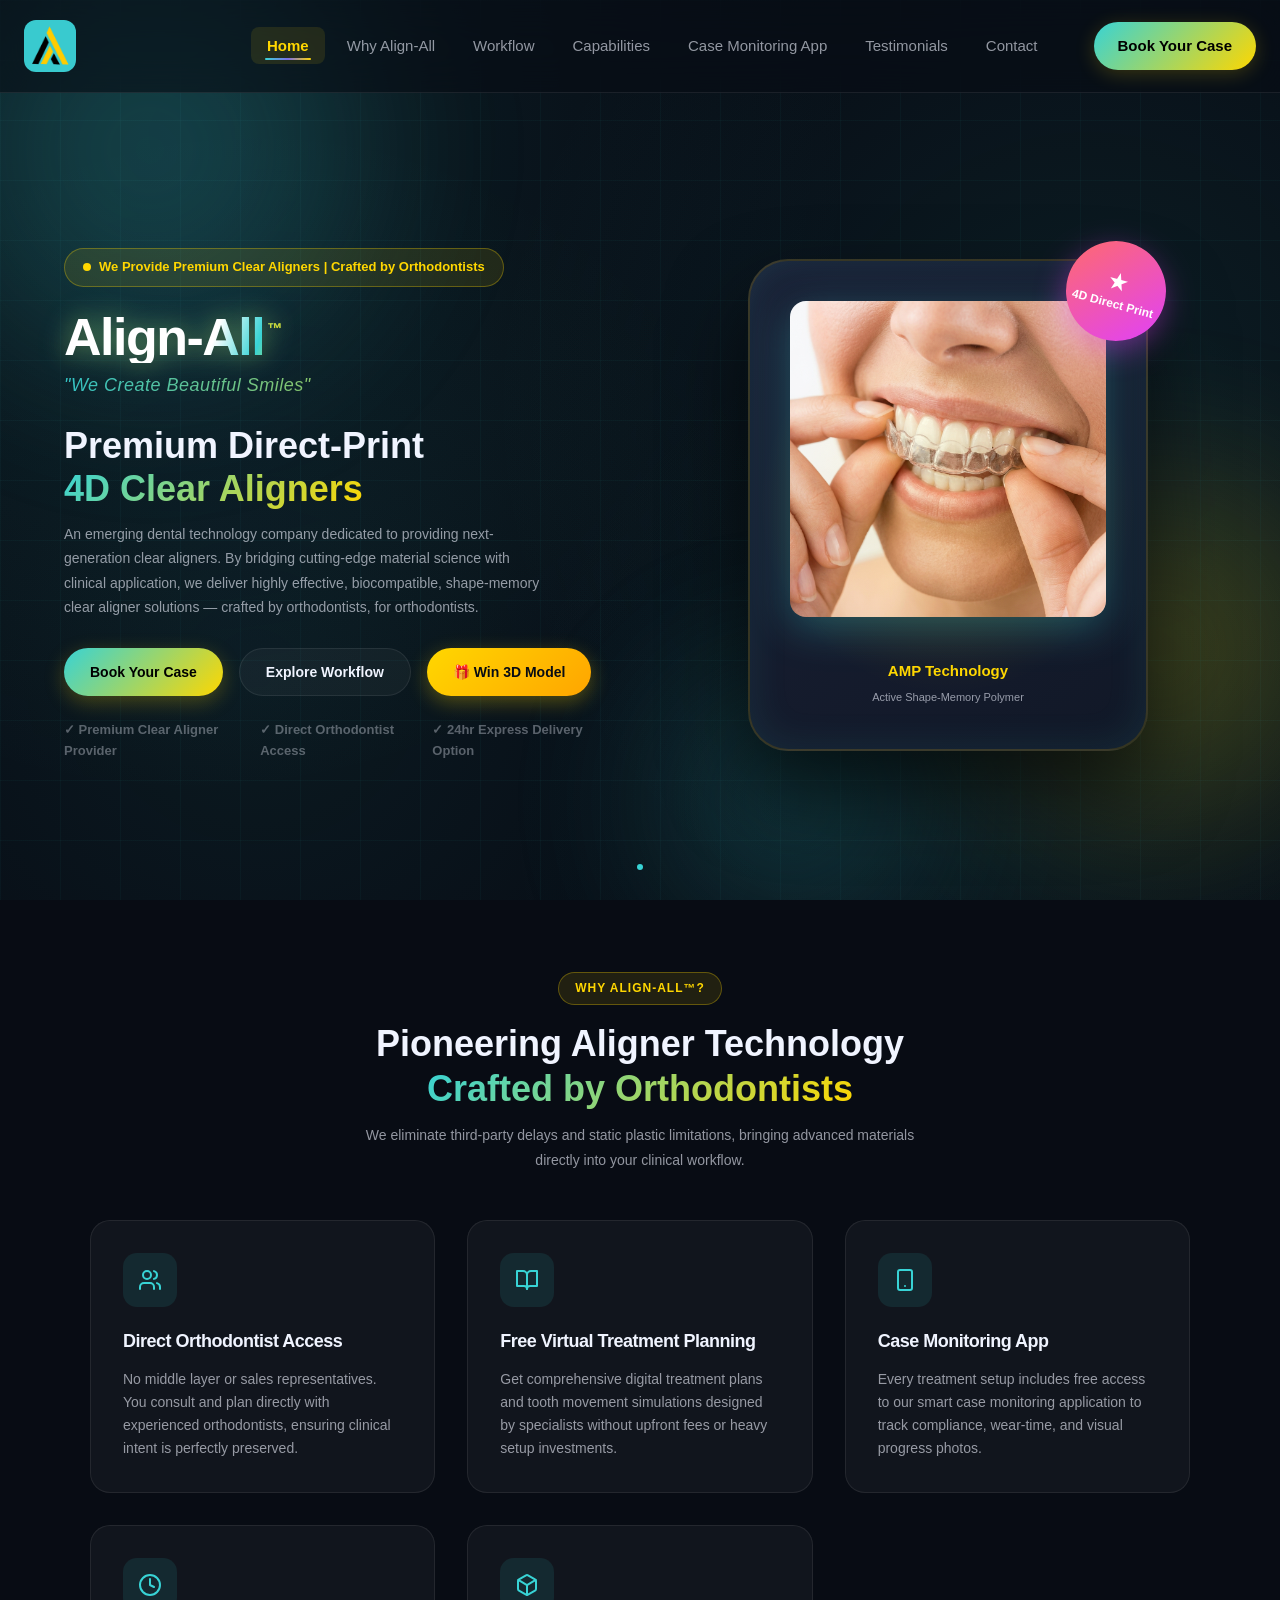
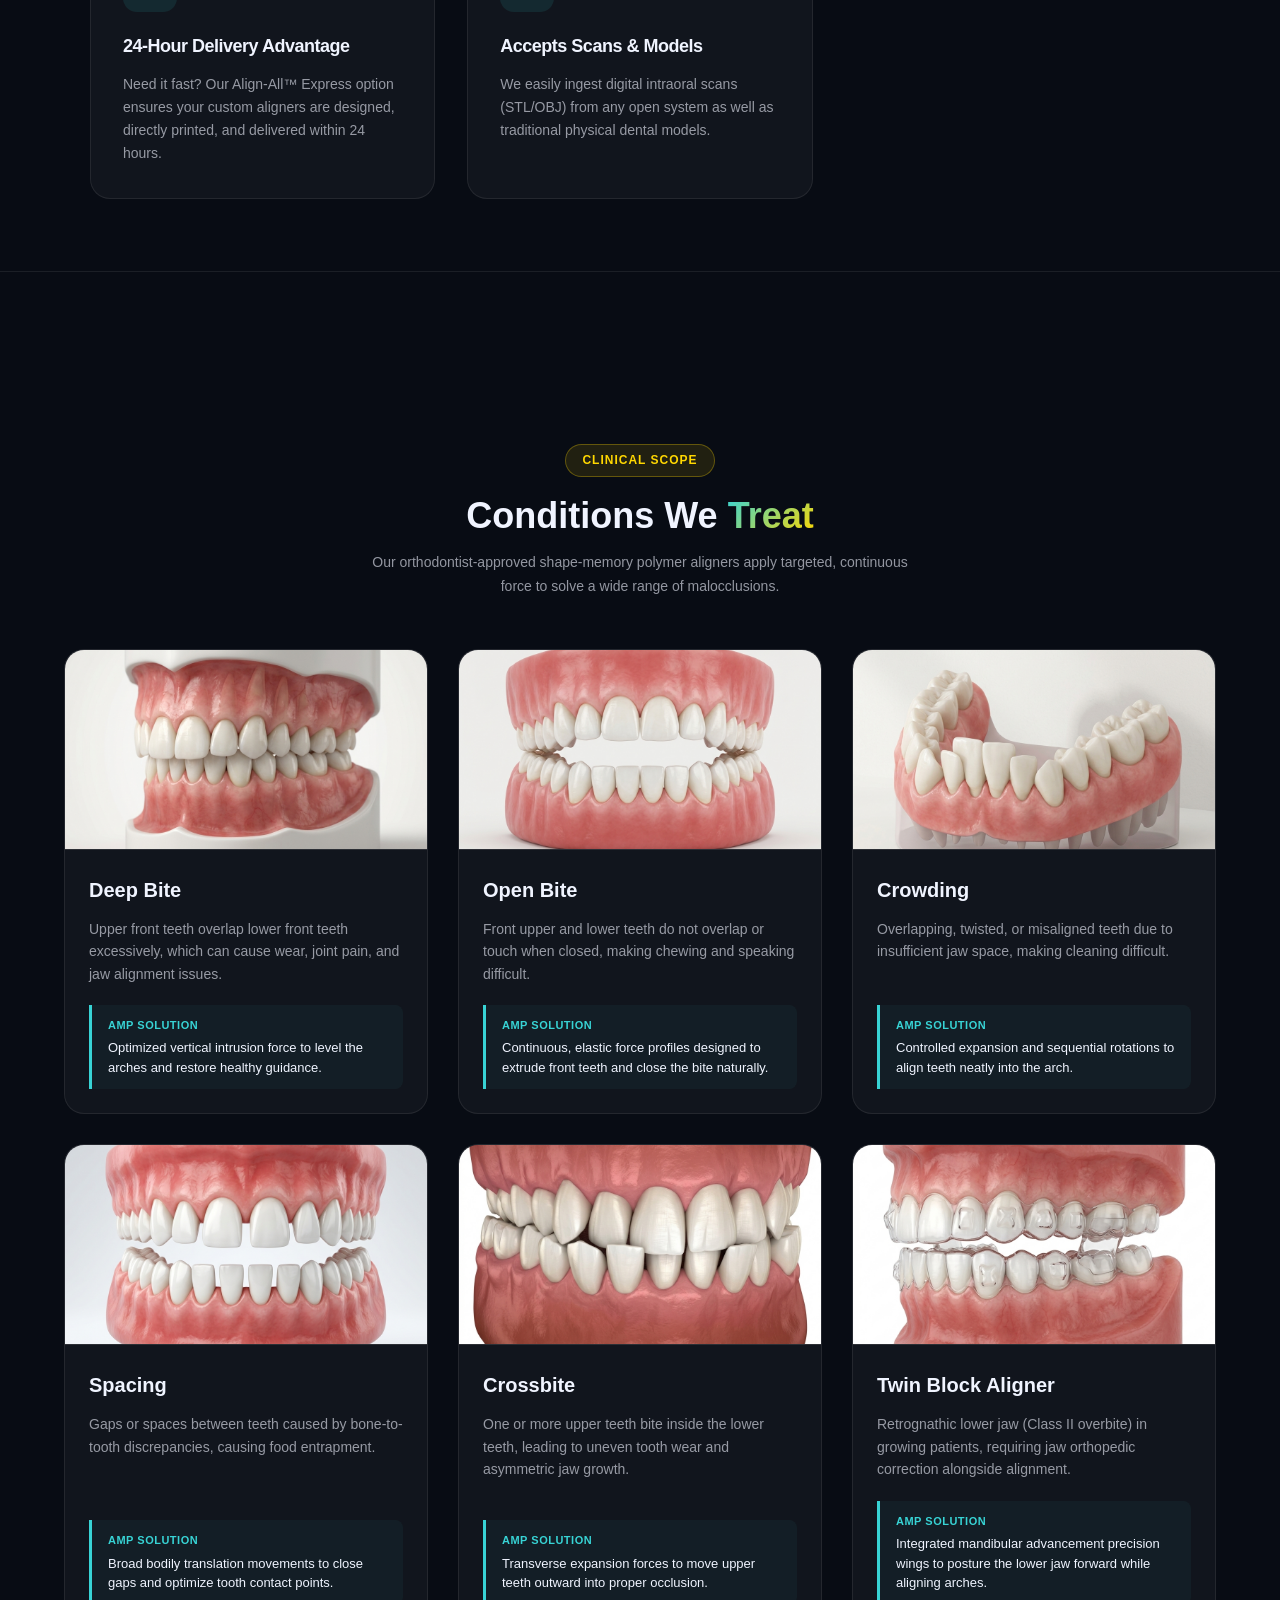
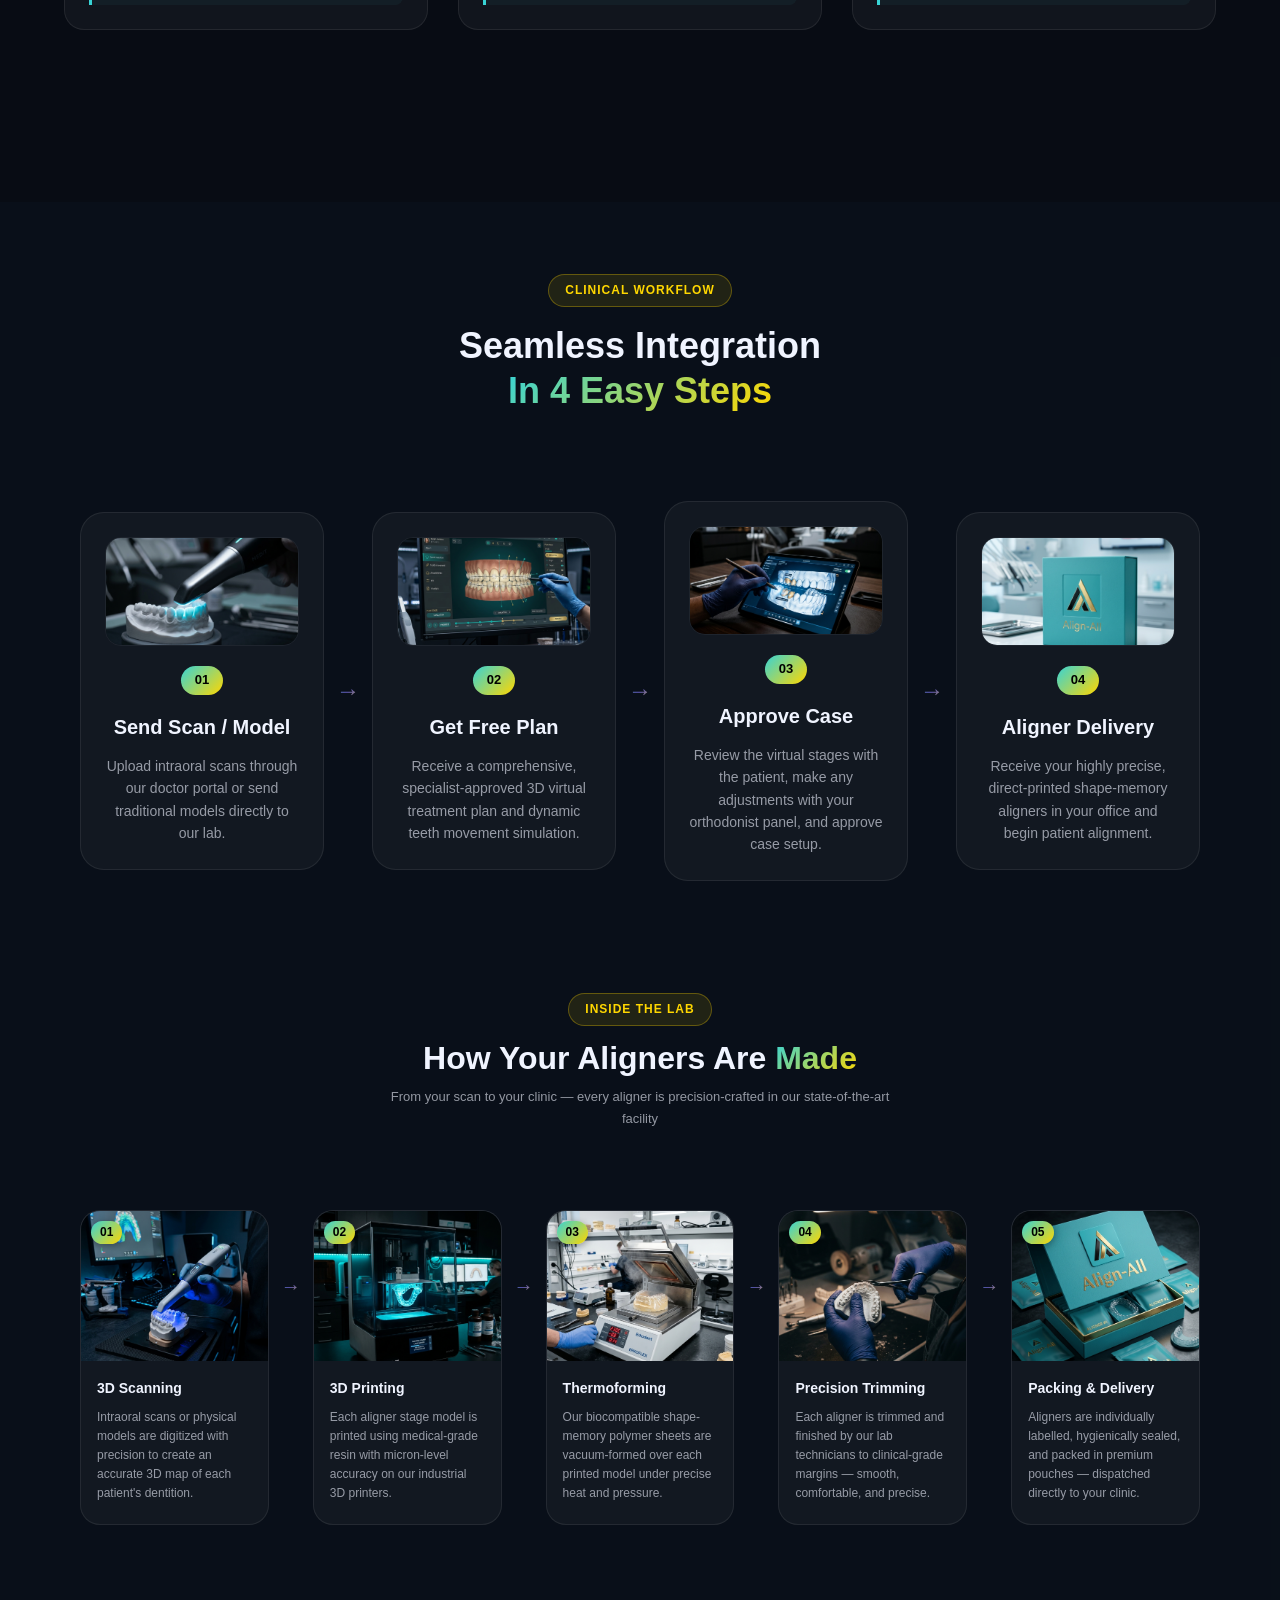
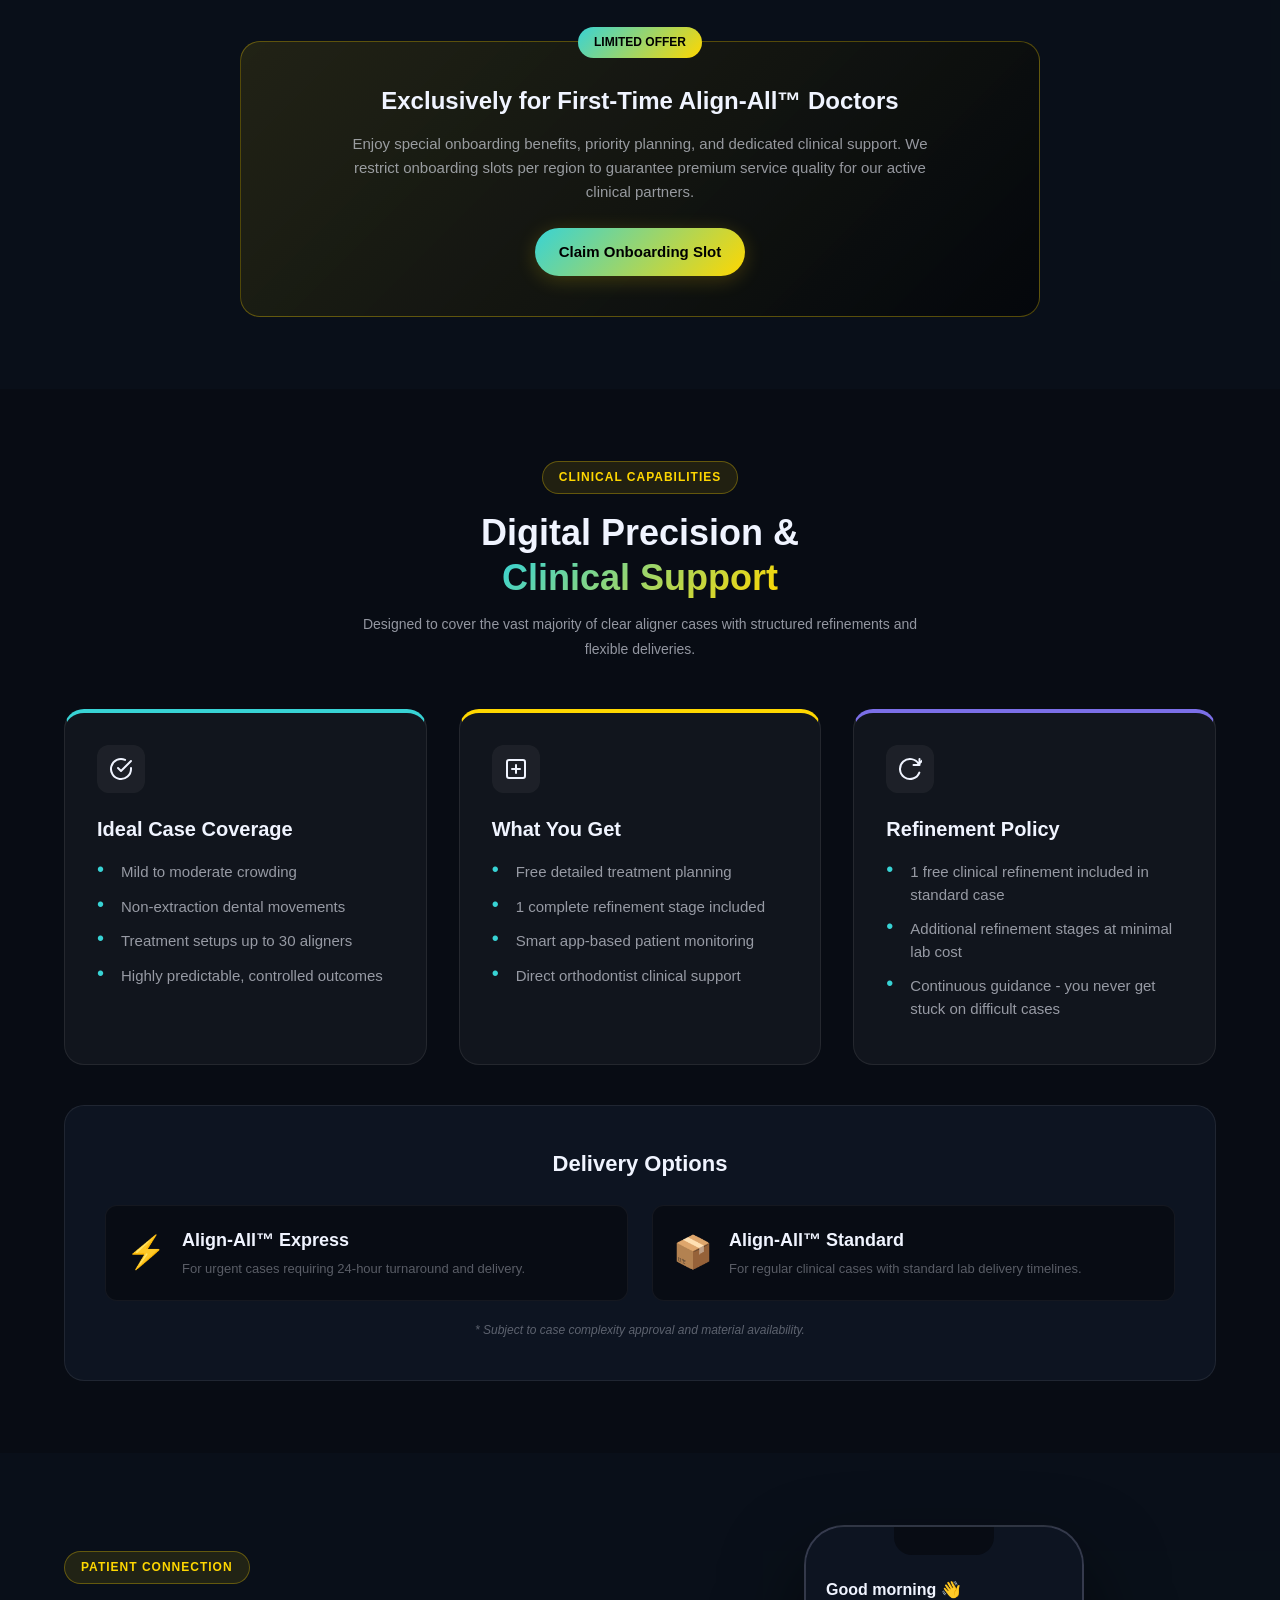
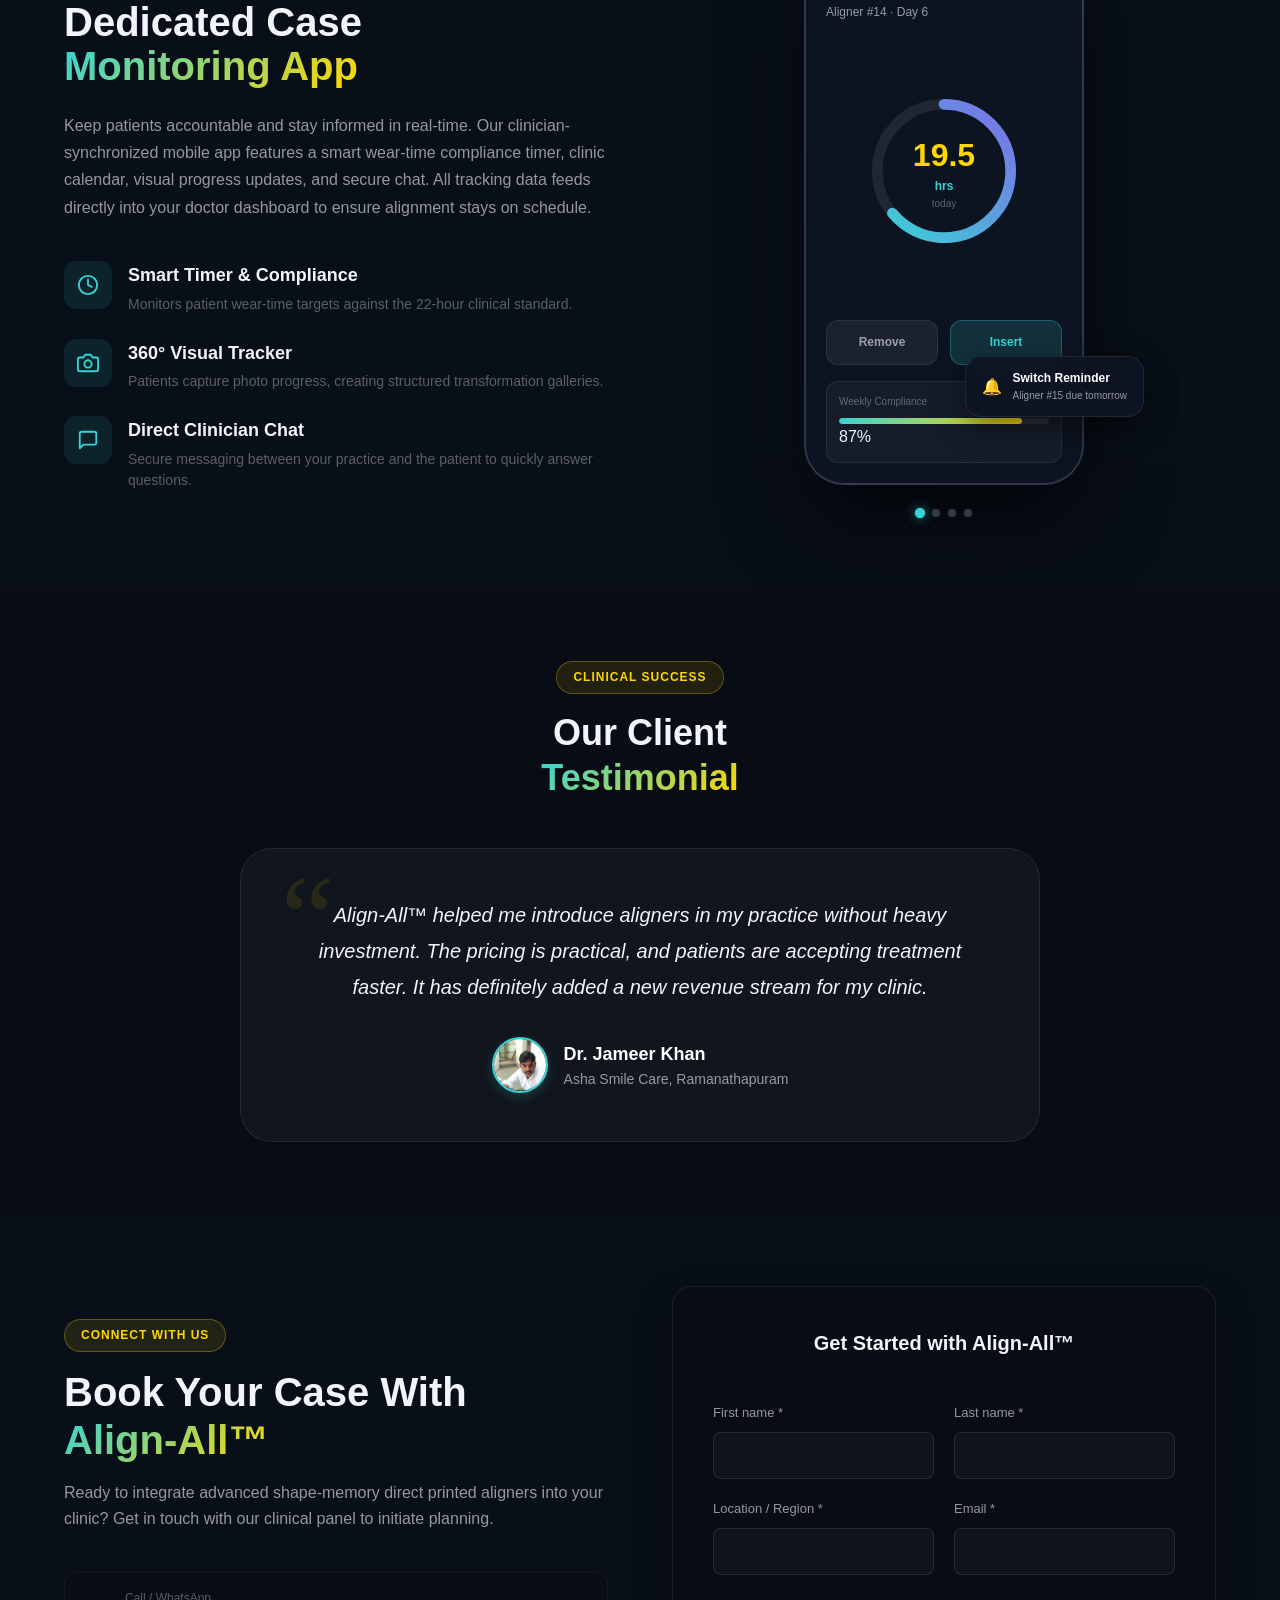
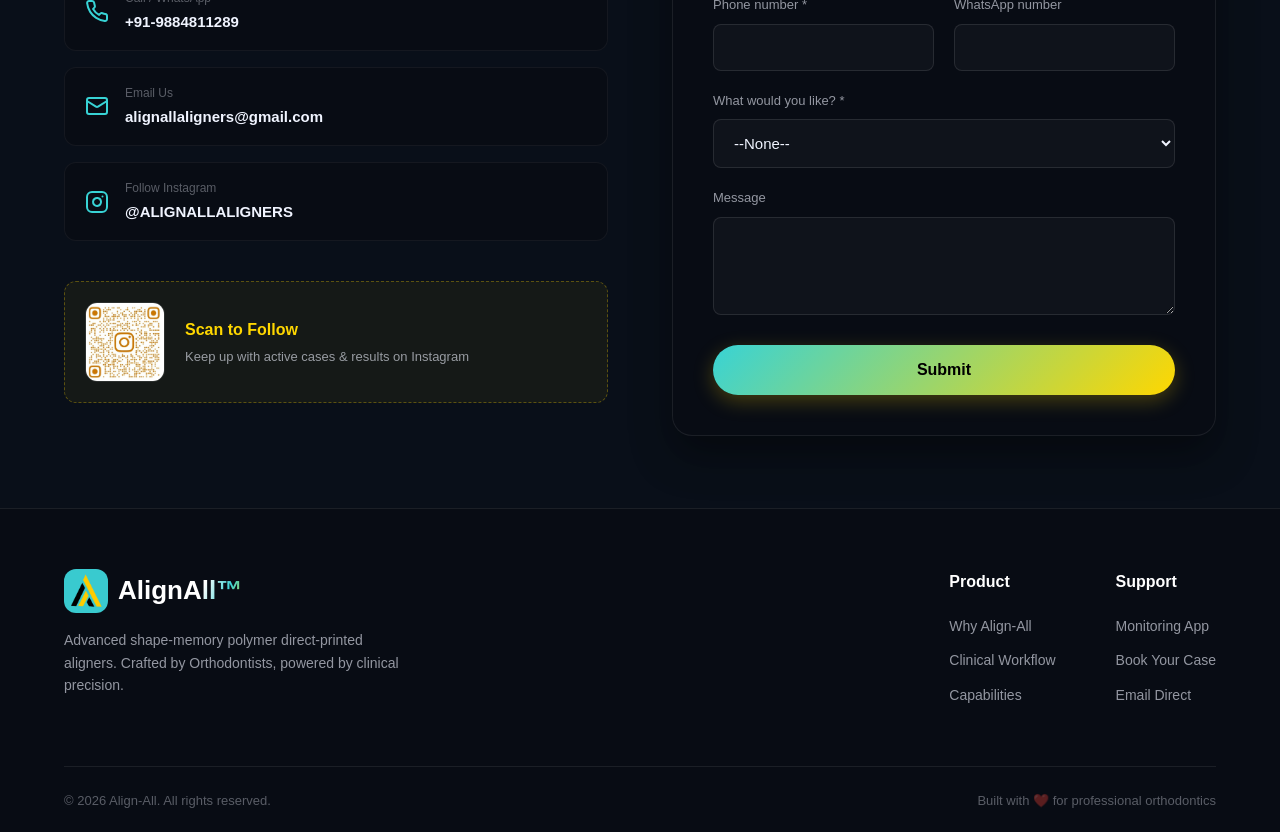
<file: index.html>
<!DOCTYPE html>
<html lang="en">
<head>
  <meta charset="UTF-8" />
  <meta name="viewport" content="width=device-width, initial-scale=1.0" />
  <meta name="google-site-verification" content="rCZL3N0rTQZsJbkKODSRPUwgxbTRxnTEFMT34WDcXtM" />
  <meta http-equiv="Content-Security-Policy" content="default-src 'self'; script-src 'self'; style-src 'self' 'unsafe-inline' https://fonts.googleapis.com; font-src 'self' https://fonts.gstatic.com; img-src 'self' data: https://instagram.com; connect-src 'self' https://script.google.com https://script.googleusercontent.com; frame-src 'none'; object-src 'none';" />
  <meta name="referrer" content="strict-origin-when-cross-origin" />
  <title>Align-All | Advanced Shape-Memory 4D Clear Aligners</title>
  <meta name="description" content="Align-All is an emerging dental technology company dedicated to revolutionizing clear aligner therapy. Explore our shape-memory polymer direct-print aligners, orthodontist-crafted workflows, and real-time clinical tracking." />
  <meta name="keywords" content="alignall, align all, align-all, alignall clear aligners, align all clear aligners, 4d clear aligners, shape memory aligners, direct print aligners, orthodontic solutions, clear aligners for dentists, digital orthodontics" />
  <meta property="og:title" content="Align-All | Advanced Shape-Memory 4D Clear Aligners" />
  <meta property="og:description" content="Pioneering orthodontics with shape-memory polymers and direct 3D printing. Free treatment planning, 24-hour delivery advantage, and real-time app-based monitoring." />
  <meta property="og:type" content="website" />
  <link rel="preconnect" href="https://fonts.googleapis.com" />
  <link rel="preconnect" href="https://fonts.gstatic.com" crossorigin />
  <link href="https://fonts.googleapis.com/css2?family=Outfit:wght@300;400;500;600;700;800;900&family=Inter:wght@300;400;500;600;700&display=swap" rel="stylesheet" />
  <link rel="icon" type="image/png" href="favicon.png" />
  <link rel="stylesheet" href="style.css?v=20" />
</head>
<body>
  <!-- Fixed background glow for mobile & desktop -->
  <div class="bg-glow"></div>

  <!-- ===== NAVBAR ===== -->
  <nav class="navbar" id="navbar">
    <div class="nav-container">
      <div class="nav-logo">
        <img src="logo.png?v=8" alt="Align-All Logo" class="brand-logo" />
      </div>
      <ul class="nav-links" id="navLinks">
        <li><a href="#home" class="nav-link">Home</a></li>
        <li><a href="#why-us" class="nav-link">Why Align-All</a></li>
        <li><a href="#workflow" class="nav-link">Workflow</a></li>
        <li><a href="#capabilities" class="nav-link">Capabilities</a></li>
        <li><a href="#app" class="nav-link">Case Monitoring App</a></li>
        <li><a href="#testimonials" class="nav-link">Testimonials</a></li>
        <li><a href="#contact" class="nav-link">Contact</a></li>
      </ul>
      <div class="nav-cta">
        <a href="#contact" class="btn-primary-sm">Book Your Case</a>
      </div>
      <button class="hamburger" id="hamburger" aria-label="Toggle menu">
        <span></span><span></span><span></span>
      </button>
    </div>
  </nav>

  <!-- ===== HERO ===== -->
  <section class="hero" id="home">
    <div class="hero-bg">
      <div class="orb orb-1"></div>
      <div class="orb orb-2"></div>
      <div class="orb orb-3"></div>
      <div class="grid-overlay"></div>
    </div>
    <div class="hero-container">
      <div class="hero-content">
        <div class="hero-badge">
          <span class="badge-dot"></span>
          We Provide Premium Clear Aligners | Crafted by Orthodontists
        </div>

        <!-- Brand Name — Prominent standalone display -->
        <div class="hero-brand-name">
          <span class="brand-align">Align</span><span class="brand-all">-All</span><span class="brand-trademark">™</span>
        </div>
        <div class="hero-brand-tagline">"We Create Beautiful Smiles"</div>

        <h1 class="hero-title">
          Premium Direct-Print<br/>
          <span class="gradient-text"> 4D Clear Aligners</span>
        </h1>
        <p class="hero-desc">
          An emerging dental technology company dedicated to providing next-generation clear aligners.
          By bridging cutting-edge material science with clinical application, we deliver highly
          effective, biocompatible, shape-memory clear aligner solutions — crafted by orthodontists,
          for orthodontists.
        </p>
        <div class="hero-actions">
          <a href="#contact" class="btn-primary" id="heroBookBtn">
            Book Your Case
          </a>
          <a href="#workflow" class="btn-secondary" id="heroLearnBtn">
            Explore Workflow
          </a>
          <button class="btn-giveaway" id="heroGiveawayBtn">
            🎁 Win 3D Model
          </button>
        </div>
        <div class="hero-features-badge">
          <span>✓ Premium Clear Aligner Provider</span>
          <span>✓ Direct Orthodontist Access</span>
          <span>✓ 24hr Express Delivery Option</span>
        </div>
      </div>
      <div class="hero-visual">
        <div class="aligner-visual-card">
          <div class="visual-box">
            <!-- Realistic photo of woman wearing clear aligner -->
            <img src="teeth_aligner.png" alt="4D Clear Aligner" class="aligner-svg" style="border-radius: 16px; width: 100%; height: auto; object-fit: cover;" />
            <div class="shape-memory-glow"></div>
            <div class="visual-label">
              <span class="visual-label-title">AMP Technology</span>
              <span class="visual-label-sub">Active Shape-Memory Polymer</span>
            </div>
          </div>
          <div class="floating-badge-no1">
            <span class="no1-star">★</span>
            <span class="no1-text">4D Direct Print</span>
          </div>
        </div>
      </div>
    </div>
    <div class="scroll-indicator">
      <div class="scroll-dot"></div>
    </div>
  </section>

  <!-- ===== WHY ALIGN-ALL ===== -->
  <section class="why-us" id="why-us">
    <div class="section-container">
      <div class="section-header">
        <div class="section-tag">Why Align-All™?</div>
        <h2 class="section-title">Pioneering Aligner Technology<br/><span class="gradient-text">Crafted by Orthodontists</span></h2>
        <p class="section-desc">We eliminate third-party delays and static plastic limitations, bringing advanced materials directly into your clinical workflow.</p>
      </div>
      
      <div class="why-bento-grid">
        <div class="why-bento-card">
          <div class="why-icon-wrap">
            <svg width="24" height="24" viewBox="0 0 24 24" fill="none" stroke="currentColor" stroke-width="2" stroke-linecap="round" stroke-linejoin="round"><path d="M16 21v-2a4 4 0 0 0-4-4H6a4 4 0 0 0-4 4v2"></path><circle cx="9" cy="7" r="4"></circle><path d="M22 21v-2a4 4 0 0 0-3-3.87"></path><path d="M16 3.13a4 4 0 0 1 0 7.75"></path></svg>
          </div>
          <h3 class="why-card-title">Direct Orthodontist Access</h3>
          <p class="why-card-desc">No middle layer or sales representatives. You consult and plan directly with experienced orthodontists, ensuring clinical intent is perfectly preserved.</p>
        </div>

        <div class="why-bento-card">
          <div class="why-icon-wrap">
            <svg width="24" height="24" viewBox="0 0 24 24" fill="none" stroke="currentColor" stroke-width="2" stroke-linecap="round" stroke-linejoin="round"><path d="M2 3h6a4 4 0 0 1 4 4v14a3 3 0 0 0-3-3H2z"></path><path d="M22 3h-6a4 4 0 0 0-4 4v14a3 3 0 0 1 3-3h7z"></path></svg>
          </div>
          <h3 class="why-card-title">Free Virtual Treatment Planning</h3>
          <p class="why-card-desc">Get comprehensive digital treatment plans and tooth movement simulations designed by specialists without upfront fees or heavy setup investments.</p>
        </div>

        <div class="why-bento-card">
          <div class="why-icon-wrap">
            <svg width="24" height="24" viewBox="0 0 24 24" fill="none" stroke="currentColor" stroke-width="2" stroke-linecap="round" stroke-linejoin="round"><rect x="5" y="2" width="14" height="20" rx="2" ry="2"></rect><line x1="12" y1="18" x2="12.01" y2="18"></line></svg>
          </div>
          <h3 class="why-card-title">Case Monitoring App</h3>
          <p class="why-card-desc">Every treatment setup includes free access to our smart case monitoring application to track compliance, wear-time, and visual progress photos.</p>
        </div>

        <div class="why-bento-card">
          <div class="why-icon-wrap">
            <svg width="24" height="24" viewBox="0 0 24 24" fill="none" stroke="currentColor" stroke-width="2" stroke-linecap="round" stroke-linejoin="round"><circle cx="12" cy="12" r="10"></circle><polyline points="12 6 12 12 16 14"></polyline></svg>
          </div>
          <h3 class="why-card-title">24-Hour Delivery Advantage</h3>
          <p class="why-card-desc">Need it fast? Our Align-All™ Express option ensures your custom aligners are designed, directly printed, and delivered within 24 hours.</p>
        </div>

        <div class="why-bento-card">
          <div class="why-icon-wrap">
            <svg width="24" height="24" viewBox="0 0 24 24" fill="none" stroke="currentColor" stroke-width="2" stroke-linecap="round" stroke-linejoin="round"><path d="M21 16V8a2 2 0 0 0-1-1.73l-7-4a2 2 0 0 0-2 0l-7 4A2 2 0 0 0 3 8v8a2 2 0 0 0 1 1.73l7 4a2 2 0 0 0 2 0l7-4A2 2 0 0 0 21 16z"></path><polyline points="3.27 6.96 12 12.01 20.73 6.96"></polyline><line x1="12" y1="22.08" x2="12" y2="12"></line></svg>
          </div>
          <h3 class="why-card-title">Accepts Scans & Models</h3>
          <p class="why-card-desc">We easily ingest digital intraoral scans (STL/OBJ) from any open system as well as traditional physical dental models.</p>
        </div>
      </div>
    </div>
  </section>

  <!-- ===== CONDITIONS WE TREAT ===== -->
  <section class="cases" id="cases">
    <div class="section-container">
      <div class="section-header">
        <div class="section-tag">Clinical Scope</div>
        <h2 class="section-title">Conditions We <span class="gradient-text">Treat</span></h2>
        <p class="section-desc">Our orthodontist-approved shape-memory polymer aligners apply targeted, continuous force to solve a wide range of malocclusions.</p>
      </div>

      <div class="cases-grid">
        <!-- Deep Bite -->
        <div class="case-card">
          <div class="case-img-wrap">
            <img src="case_deep_bite.png" alt="Deep Bite Malocclusion" class="case-img" />
          </div>
          <div class="case-body">
            <h3 class="case-title">Deep Bite</h3>
            <p class="case-text">Upper front teeth overlap lower front teeth excessively, which can cause wear, joint pain, and jaw alignment issues.</p>
            <div class="case-solution">
              <span class="solution-tag">AMP Solution</span>
              <p class="solution-text">Optimized vertical intrusion force to level the arches and restore healthy guidance.</p>
            </div>
          </div>
        </div>

        <!-- Open Bite -->
        <div class="case-card">
          <div class="case-img-wrap">
            <img src="case_open_bite.png" alt="Open Bite Malocclusion" class="case-img" />
          </div>
          <div class="case-body">
            <h3 class="case-title">Open Bite</h3>
            <p class="case-text">Front upper and lower teeth do not overlap or touch when closed, making chewing and speaking difficult.</p>
            <div class="case-solution">
              <span class="solution-tag">AMP Solution</span>
              <p class="solution-text">Continuous, elastic force profiles designed to extrude front teeth and close the bite naturally.</p>
            </div>
          </div>
        </div>

        <!-- Crowding -->
        <div class="case-card">
          <div class="case-img-wrap">
            <img src="case_crowding.png" alt="Teeth Crowding" class="case-img" />
          </div>
          <div class="case-body">
            <h3 class="case-title">Crowding</h3>
            <p class="case-text">Overlapping, twisted, or misaligned teeth due to insufficient jaw space, making cleaning difficult.</p>
            <div class="case-solution">
              <span class="solution-tag">AMP Solution</span>
              <p class="solution-text">Controlled expansion and sequential rotations to align teeth neatly into the arch.</p>
            </div>
          </div>
        </div>

        <!-- Spacing -->
        <div class="case-card">
          <div class="case-img-wrap">
            <img src="case_spacing.png" alt="Teeth Spacing" class="case-img" />
          </div>
          <div class="case-body">
            <h3 class="case-title">Spacing</h3>
            <p class="case-text">Gaps or spaces between teeth caused by bone-to-tooth discrepancies, causing food entrapment.</p>
            <div class="case-solution">
              <span class="solution-tag">AMP Solution</span>
              <p class="solution-text">Broad bodily translation movements to close gaps and optimize tooth contact points.</p>
            </div>
          </div>
        </div>

        <!-- Crossbite -->
        <div class="case-card">
          <div class="case-img-wrap">
            <img src="case_crossbite.png" alt="Crossbite Malocclusion" class="case-img" />
          </div>
          <div class="case-body">
            <h3 class="case-title">Crossbite</h3>
            <p class="case-text">One or more upper teeth bite inside the lower teeth, leading to uneven tooth wear and asymmetric jaw growth.</p>
            <div class="case-solution">
              <span class="solution-tag">AMP Solution</span>
              <p class="solution-text">Transverse expansion forces to move upper teeth outward into proper occlusion.</p>
            </div>
          </div>
        </div>

        <!-- Twin Block with Aligner -->
        <div class="case-card">
          <div class="case-img-wrap">
            <img src="case_twin_block.png" alt="Twin Block with Aligner (Mandibular Advancement)" class="case-img" />
          </div>
          <div class="case-body">
            <h3 class="case-title">Twin Block Aligner</h3>
            <p class="case-text">Retrognathic lower jaw (Class II overbite) in growing patients, requiring jaw orthopedic correction alongside alignment.</p>
            <div class="case-solution">
              <span class="solution-tag">AMP Solution</span>
              <p class="solution-text">Integrated mandibular advancement precision wings to posture the lower jaw forward while aligning arches.</p>
            </div>
          </div>
        </div>
      </div>
    </div>
  </section>

  <!-- ===== WORKFLOW ===== -->
  <section class="workflow" id="workflow">
    <div class="workflow-header-bg"></div>
    <div class="section-container">
      <div class="section-header">
        <div class="section-tag">Clinical Workflow</div>
        <h2 class="section-title">Seamless Integration<br/><span class="gradient-text">In 4 Easy Steps</span></h2>
      </div>

      <div class="workflow-grid">
        <!-- Step 1 -->
        <div class="wf-card">
          <div class="wf-img-wrap"><img src="wf_step1.png" alt="Send Scan" class="wf-img"></div>
          <div class="wf-content">
            <div class="wf-step-num">01</div>
            <h3 class="wf-title">Send Scan / Model</h3>
            <p class="wf-desc">Upload intraoral scans through our doctor portal or send traditional models directly to our lab.</p>
          </div>
        </div>

        <div class="wf-arrow">→</div>

        <!-- Step 2 -->
        <div class="wf-card">
          <div class="wf-img-wrap"><img src="wf_step2.png" alt="Get Free Plan" class="wf-img"></div>
          <div class="wf-content">
            <div class="wf-step-num">02</div>
            <h3 class="wf-title">Get Free Plan</h3>
            <p class="wf-desc">Receive a comprehensive, specialist-approved 3D virtual treatment plan and dynamic teeth movement simulation.</p>
          </div>
        </div>

        <div class="wf-arrow">→</div>

        <!-- Step 3 -->
        <div class="wf-card">
          <div class="wf-img-wrap"><img src="wf_step3.png" alt="Approve Case" class="wf-img"></div>
          <div class="wf-content">
            <div class="wf-step-num">03</div>
            <h3 class="wf-title">Approve Case</h3>
            <p class="wf-desc">Review the virtual stages with the patient, make any adjustments with your orthodonist panel, and approve case setup.</p>
          </div>
        </div>

        <div class="wf-arrow">→</div>

        <!-- Step 4 -->
        <div class="wf-card">
          <div class="wf-img-wrap"><img src="wf_step4.png" alt="Aligner Delivery" class="wf-img"></div>
          <div class="wf-content">
            <div class="wf-step-num">04</div>
            <h3 class="wf-title">Aligner Delivery</h3>
            <p class="wf-desc">Receive your highly precise, direct-printed shape-memory aligners in your office and begin patient alignment.</p>
          </div>
        </div>
      </div>

      <!-- ===== HOW ALIGNERS ARE MADE ===== -->
      <div class="how-made-section">
        <div class="how-made-header">
          <div class="section-tag" style="margin-bottom:12px;">Inside The Lab</div>
          <h3 class="how-made-title">How Your Aligners Are <span class="gradient-text">Made</span></h3>
          <p class="how-made-subtitle">From your scan to your clinic — every aligner is precision-crafted in our state-of-the-art facility</p>
        </div>

        <div class="how-made-steps">

          <!-- Step 1: Scanning -->
          <div class="made-step" id="ms1">
            <div class="made-step-img-wrap">
              <img src="step1_scanning.png" alt="3D Dental Scanning" class="made-step-img" />
              <div class="made-step-num">01</div>
            </div>
            <div class="made-step-body">
              <h4 class="made-step-title">3D Scanning</h4>
              <p class="made-step-desc">Intraoral scans or physical models are digitized with precision to create an accurate 3D map of each patient's dentition.</p>
            </div>
          </div>

          <div class="made-arrow">→</div>

          <!-- Step 2: 3D Printing -->
          <div class="made-step" id="ms2">
            <div class="made-step-img-wrap">
              <img src="step2_printing.png" alt="3D Printing Aligners" class="made-step-img" />
              <div class="made-step-num">02</div>
            </div>
            <div class="made-step-body">
              <h4 class="made-step-title">3D Printing</h4>
              <p class="made-step-desc">Each aligner stage model is printed using medical-grade resin with micron-level accuracy on our industrial 3D printers.</p>
            </div>
          </div>

          <div class="made-arrow">→</div>

          <!-- Step 3: Thermoforming -->
          <div class="made-step" id="ms3">
            <div class="made-step-img-wrap">
              <img src="step3_thermoforming.png" alt="Thermoforming" class="made-step-img" />
              <div class="made-step-num">03</div>
            </div>
            <div class="made-step-body">
              <h4 class="made-step-title">Thermoforming</h4>
              <p class="made-step-desc">Our biocompatible shape-memory polymer sheets are vacuum-formed over each printed model under precise heat and pressure.</p>
            </div>
          </div>

          <div class="made-arrow">→</div>

          <!-- Step 4: Trimming -->
          <div class="made-step" id="ms4">
            <div class="made-step-img-wrap">
              <img src="step4_trimming.png" alt="Precision Trimming" class="made-step-img" />
              <div class="made-step-num">04</div>
            </div>
            <div class="made-step-body">
              <h4 class="made-step-title">Precision Trimming</h4>
              <p class="made-step-desc">Each aligner is trimmed and finished by our lab technicians to clinical-grade margins — smooth, comfortable, and precise.</p>
            </div>
          </div>

          <div class="made-arrow">→</div>

          <!-- Step 5: Packing -->
          <div class="made-step" id="ms5">
            <div class="made-step-img-wrap">
              <img src="step5_packaging.png" alt="Packing and Delivery" class="made-step-img" />
              <div class="made-step-num">05</div>
            </div>
            <div class="made-step-body">
              <h4 class="made-step-title">Packing & Delivery</h4>
              <p class="made-step-desc">Aligners are individually labelled, hygienically sealed, and packed in premium pouches — dispatched directly to your clinic.</p>
            </div>
          </div>

        </div>
      </div>

      <!-- Limited Onboarding Promo Block -->
      <div class="promo-box">
        <div class="promo-badge-tag">Limited Offer</div>
        <div class="promo-content">
          <h3 class="promo-title">Exclusively for First-Time Align-All™ Doctors</h3>
          <p class="promo-desc">Enjoy special onboarding benefits, priority planning, and dedicated clinical support. We restrict onboarding slots per region to guarantee premium service quality for our active clinical partners.</p>
          <a href="#contact" class="btn-primary-sm promo-btn">Claim Onboarding Slot</a>
        </div>
      </div>
    </div>
  </section>

  <!-- ===== CAPABILITIES & POLICIES ===== -->
  <section class="capabilities" id="capabilities">
    <div class="section-container">
      <div class="section-header">
        <div class="section-tag">Clinical Capabilities</div>
        <h2 class="section-title">Digital Precision &<br/><span class="gradient-text">Clinical Support</span></h2>
        <p class="section-desc">Designed to cover the vast majority of clear aligner cases with structured refinements and flexible deliveries.</p>
      </div>

      <div class="capabilities-grid">
        <!-- Card 1: Ideal Case Coverage -->
        <div class="cap-card">
          <div class="cap-header-icon">
            <svg width="24" height="24" viewBox="0 0 24 24" fill="none" stroke="currentColor" stroke-width="2" stroke-linecap="round" stroke-linejoin="round"><path d="M22 11.08V12a10 10 0 1 1-5.93-9.14"></path><polyline points="22 4 12 14.01 9 11.01"></polyline></svg>
          </div>
          <h3 class="cap-title">Ideal Case Coverage</h3>
          <ul class="cap-list">
            <li>Mild to moderate crowding</li>
            <li>Non-extraction dental movements</li>
            <li>Treatment setups up to 30 aligners</li>
            <li>Highly predictable, controlled outcomes</li>
          </ul>
        </div>

        <!-- Card 2: What You Get -->
        <div class="cap-card">
          <div class="cap-header-icon">
            <svg width="24" height="24" viewBox="0 0 24 24" fill="none" stroke="currentColor" stroke-width="2" stroke-linecap="round" stroke-linejoin="round"><rect x="3" y="3" width="18" height="18" rx="2" ry="2"></rect><line x1="12" y1="8" x2="12" y2="16"></line><line x1="8" y1="12" x2="16" y2="12"></line></svg>
          </div>
          <h3 class="cap-title">What You Get</h3>
          <ul class="cap-list">
            <li>Free detailed treatment planning</li>
            <li>1 complete refinement stage included</li>
            <li>Smart app-based patient monitoring</li>
            <li>Direct orthodontist clinical support</li>
          </ul>
        </div>

        <!-- Card 3: Refinement Policy -->
        <div class="cap-card">
          <div class="cap-header-icon">
            <svg width="24" height="24" viewBox="0 0 24 24" fill="none" stroke="currentColor" stroke-width="2" stroke-linecap="round" stroke-linejoin="round"><path d="M21.5 2v6h-6M21.34 15.57a10 10 0 1 1-.57-8.38l5.67-5.67"></path></svg>
          </div>
          <h3 class="cap-title">Refinement Policy</h3>
          <ul class="cap-list">
            <li>1 free clinical refinement included in standard case</li>
            <li>Additional refinement stages at minimal lab cost</li>
            <li>Continuous guidance - you never get stuck on difficult cases</li>
          </ul>
        </div>
      </div>

      <!-- Delivery Options Block -->
      <div class="delivery-options-wrap">
        <h3 class="delivery-title">Delivery Options</h3>
        <div class="delivery-grid">
          <div class="delivery-card">
            <div class="delivery-icon">⚡</div>
            <div class="delivery-info">
              <h4>Align-All™ Express</h4>
              <p>For urgent cases requiring 24-hour turnaround and delivery.</p>
            </div>
          </div>
          <div class="delivery-card">
            <div class="delivery-icon">📦</div>
            <div class="delivery-info">
              <h4>Align-All™ Standard</h4>
              <p>For regular clinical cases with standard lab delivery timelines.</p>
            </div>
          </div>
        </div>
        <p class="delivery-note">* Subject to case complexity approval and material availability.</p>
      </div>
    </div>
  </section>

  <!-- ===== CASE MONITORING APP ===== -->
  <section class="app-showcase" id="app">
    <div class="section-container">
      <div class="app-split">
        <div class="app-details">
          <div class="section-tag">Patient Connection</div>
          <h2 class="app-title-main">Dedicated Case<br/><span class="gradient-text">Monitoring App</span></h2>
          <p class="app-desc-main">
            Keep patients accountable and stay informed in real-time. Our clinician-synchronized mobile app 
            features a smart wear-time compliance timer, clinic calendar, visual progress updates, and secure chat. 
            All tracking data feeds directly into your doctor dashboard to ensure alignment stays on schedule.
          </p>
          <div class="app-features-bullets">
            <div class="app-bullet">
              <span class="bullet-icon">
                <svg viewBox="0 0 24 24" fill="none" stroke="currentColor" stroke-width="2" stroke-linecap="round" stroke-linejoin="round">
                  <circle cx="12" cy="12" r="10"></circle>
                  <polyline points="12 6 12 12 16 14"></polyline>
                </svg>
              </span>
              <div>
                <h5>Smart Timer & Compliance</h5>
                <p>Monitors patient wear-time targets against the 22-hour clinical standard.</p>
              </div>
            </div>
            <div class="app-bullet">
              <span class="bullet-icon">
                <svg viewBox="0 0 24 24" fill="none" stroke="currentColor" stroke-width="2" stroke-linecap="round" stroke-linejoin="round">
                  <path d="M23 19a2 2 0 0 1-2 2H3a2 2 0 0 1-2-2V8a2 2 0 0 1 2-2h4l2-3h6l2 3h4a2 2 0 0 1 2 2z"></path>
                  <circle cx="12" cy="13" r="4"></circle>
                </svg>
              </span>
              <div>
                <h5>360° Visual Tracker</h5>
                <p>Patients capture photo progress, creating structured transformation galleries.</p>
              </div>
            </div>
            <div class="app-bullet">
              <span class="bullet-icon">
                <svg viewBox="0 0 24 24" fill="none" stroke="currentColor" stroke-width="2" stroke-linecap="round" stroke-linejoin="round">
                  <path d="M21 15a2 2 0 0 1-2 2H7l-4 4V5a2 2 0 0 1 2-2h14a2 2 0 0 1 2 2z"></path>
                </svg>
              </span>
              <div>
                <h5>Direct Clinician Chat</h5>
                <p>Secure messaging between your practice and the patient to quickly answer questions.</p>
              </div>
            </div>
          </div>
        </div>

        <div class="app-visual-phone">
          <div class="phone-mockup">
            <div class="phone-frame">
              <div class="phone-screen">
                <!-- Screen 1: Timer -->
                <div class="app-ui active" data-screen="timer">
                  <div class="app-header">
                    <div class="app-greeting">Good morning 👋</div>
                    <div class="app-date">Aligner #14 · Day 6</div>
                  </div>
                  <div class="dial-container">
                    <div class="dial-ring">
                      <svg viewBox="0 0 120 120" class="dial-svg">
                        <circle cx="60" cy="60" r="50" class="dial-track"/>
                        <circle cx="60" cy="60" r="50" class="dial-progress" stroke-dasharray="251" stroke-dashoffset="50"/>
                      </svg>
                      <div class="dial-center">
                        <span class="dial-hours">19.5</span>
                        <span class="dial-unit">hrs</span>
                        <span class="dial-label">today</span>
                      </div>
                    </div>
                  </div>
                  <div class="app-actions">
                    <div class="action-btn action-out">Remove</div>
                    <div class="action-btn action-in active-btn">Insert</div>
                  </div>
                  <div class="compliance-bar">
                    <div class="compliance-label">Weekly Compliance</div>
                    <div class="compliance-track">
                      <div class="compliance-fill" style="width:87%"></div>
                    </div>
                    <div class="compliance-pct">87%</div>
                  </div>
                </div>

                <!-- Screen 2: Calendar -->
                <div class="app-ui" data-screen="calendar">
                  <div class="app-header">
                    <div class="app-greeting">Clinical Calendar 📅</div>
                    <div class="app-date">July 2026</div>
                  </div>
                  <div class="app-calendar-grid">
                    <div class="cal-days-header">
                      <span>M</span><span>T</span><span>W</span><span>T</span><span>F</span><span>S</span><span>S</span>
                    </div>
                    <div class="cal-days-grid">
                      <span class="cal-day compliance-green">14</span>
                      <span class="cal-day compliance-green">15</span>
                      <span class="cal-day compliance-green">16</span>
                      <span class="cal-day compliance-green">17</span>
                      <span class="cal-day compliance-orange">18</span>
                      <span class="cal-day cal-current">19</span>
                      <span class="cal-day cal-future">20</span>
                    </div>
                  </div>
                  <div class="app-cal-event">
                    <span class="event-dot"></span>
                    <div class="event-details">
                      <h6>Aligner #15 Switch</h6>
                      <p>Due tomorrow (July 20)</p>
                    </div>
                  </div>
                </div>

                <!-- Screen 3: 3D Arch Tracker -->
                <div class="app-ui" data-screen="scan">
                  <div class="app-header">
                    <div class="app-greeting">3D Arch Tracker 🦷</div>
                    <div class="app-date">Stage: <span id="stageNum">1</span> / 20</div>
                  </div>
                  <div class="arch-visual-container">
                    <div class="aligner-overlay-glow" id="alignerGlow"></div>
                    <div class="teeth-arch" id="teethArch">
                      <div class="tooth-seg" style="--t-index: 1;"></div>
                      <div class="tooth-seg" style="--t-index: 2;"></div>
                      <div class="tooth-seg" style="--t-index: 3;"></div>
                      <div class="tooth-seg" style="--t-index: 4;"></div>
                      <div class="tooth-seg" style="--t-index: 5;"></div>
                      <div class="tooth-seg" style="--t-index: 6;"></div>
                      <div class="tooth-seg" style="--t-index: 7;"></div>
                      <div class="tooth-seg" style="--t-index: 8;"></div>
                    </div>
                  </div>
                  <div class="arch-slider-wrap">
                    <input type="range" id="archSlider" min="1" max="20" value="1" class="arch-range-slider" />
                    <div class="slider-labels">
                      <span>Stage 1</span>
                      <span>Stage 20</span>
                    </div>
                  </div>
                </div>

                <!-- Screen 4: Clinician Chat -->
                <div class="app-ui" data-screen="chat">
                  <div class="app-header">
                    <div class="app-greeting">Dr. Sarah Mitchell 💬</div>
                    <div class="app-date">Apex Orthodontics</div>
                  </div>
                  <div class="phone-chat-messages">
                    <div class="phone-chat-msg msg-received">
                      <div class="msg-bubble">How is Aligner #14 feeling?</div>
                      <span class="msg-meta">Dr. Sarah · 10:20 AM</span>
                    </div>
                    <div class="phone-chat-msg msg-sent">
                      <div class="msg-bubble">Fits well! Minor tightness only.</div>
                      <span class="msg-meta">Sent · 10:25 AM</span>
                    </div>
                    <div class="phone-chat-msg msg-received">
                      <div class="msg-bubble">Great, switch to #15 tomorrow!</div>
                      <span class="msg-meta">Dr. Sarah · 10:28 AM</span>
                    </div>
                  </div>
                </div>
              </div>
              <div class="phone-notch"></div>
              <div class="phone-btn phone-btn-side"></div>
            </div>
            <!-- Pagination Indicators -->
            <div class="phone-indicators">
              <span class="indicator-dot active" data-index="0"></span>
              <span class="indicator-dot" data-index="1"></span>
              <span class="indicator-dot" data-index="2"></span>
              <span class="indicator-dot" data-index="3"></span>
            </div>
            <div class="phone-glow"></div>
            <div class="floating-card card-1">
              <div class="card-icon">📸</div>
              <div class="card-text">
                <div class="card-title">Photo Synced</div>
                <div class="card-sub">Doctor dashboard updated</div>
              </div>
            </div>
            <div class="floating-card card-2">
              <div class="card-icon">🔔</div>
              <div class="card-text">
                <div class="card-title">Switch Reminder</div>
                <div class="card-sub">Aligner #15 due tomorrow</div>
              </div>
            </div>
          </div>
        </div>
      </div>
    </div>
  </section>

  <!-- ===== TESTIMONIALS ===== -->
  <section class="testimonials" id="testimonials">
    <div class="section-container">
      <div class="section-header">
        <div class="section-tag">Clinical Success</div>
        <h2 class="section-title">Our Client<br/><span class="gradient-text">Testimonial</span></h2>
      </div>

      <div class="testimonial-wrap">
        <div class="quote-icon">“</div>
        <p class="testimonial-quote">
          Align-All™ helped me introduce aligners in my practice without heavy investment. 
          The pricing is practical, and patients are accepting treatment faster. 
          It has definitely added a new revenue stream for my clinic.
        </p>
        <div class="testimonial-author">
          <div class="author-avatar">
            <img src="jameer_khan.jpg" alt="Dr. Jameer Khan" />
          </div>
          <div class="author-info">
            <h4 class="author-name">Dr. Jameer Khan</h4>
            <p class="author-clinic">Asha Smile Care, Ramanathapuram</p>
          </div>
        </div>
      </div>
    </div>
  </section>

  <!-- ===== CONTACT US & BOOK CASE ===== -->
  <section class="contact" id="contact">
    <div class="section-container">
      <div class="contact-split">
        <div class="contact-info-panel">
          <div class="section-tag">Connect With Us</div>
          <h2 class="contact-title">Book Your Case With<br/><span class="gradient-text">Align-All™</span></h2>
          <p class="contact-panel-desc">
            Ready to integrate advanced shape-memory direct printed aligners into your clinic? Get in touch with our clinical panel to initiate planning.
          </p>

          <div class="contact-methods">
            <a href="tel:+919884811289" class="contact-method-card">
              <div class="method-icon"><svg width="24" height="24" viewBox="0 0 24 24" fill="none" stroke="currentColor" stroke-width="2" stroke-linecap="round" stroke-linejoin="round"><path d="M22 16.92v3a2 2 0 0 1-2.18 2 19.79 19.79 0 0 1-8.63-3.07 19.5 19.5 0 0 1-6-6 19.79 19.79 0 0 1-3.07-8.67A2 2 0 0 1 4.11 2h3a2 2 0 0 1 2 1.72 12.84 12.84 0 0 0 .7 2.81 2 2 0 0 1-.45 2.11L8.09 9.91a16 16 0 0 0 6 6l1.27-1.27a2 2 0 0 1 2.11-.45 12.84 12.84 0 0 0 2.81.7A2 2 0 0 1 22 16.92z"></path></svg></div>
              <div class="method-details">
                <span class="method-label">Call / WhatsApp</span>
                <span class="method-value">+91-9884811289</span>
              </div>
            </a>

            <a href="mailto:alignallaligners@gmail.com" class="contact-method-card">
              <div class="method-icon"><svg width="24" height="24" viewBox="0 0 24 24" fill="none" stroke="currentColor" stroke-width="2" stroke-linecap="round" stroke-linejoin="round"><rect width="20" height="16" x="2" y="4" rx="2"></rect><path d="m22 7-8.97 5.7a1.94 1.94 0 0 1-2.06 0L2 7"></path></svg></div>
              <div class="method-details">
                <span class="method-label">Email Us</span>
                <span class="method-value">alignallaligners@gmail.com</span>
              </div>
            </a>

            <a href="https://instagram.com/alignallaligners" target="_blank" rel="noopener noreferrer" class="contact-method-card">
              <div class="method-icon"><svg width="24" height="24" viewBox="0 0 24 24" fill="none" stroke="currentColor" stroke-width="2" stroke-linecap="round" stroke-linejoin="round"><rect width="20" height="20" x="2" y="2" rx="5" ry="5"></rect><path d="M16 11.37A4 4 0 1 1 12.63 8 4 4 0 0 1 16 11.37z"></path><line x1="17.5" x2="17.51" y1="6.5" y2="6.5"></line></svg></div>
              <div class="method-details">
                <span class="method-label">Follow Instagram</span>
                <span class="method-value">@ALIGNALLALIGNERS</span>
              </div>
            </a>
          </div>

          <!-- Instagram QR Code -->
          <div class="qr-code-box">
            <div class="qr-visual">
              <img src="instagram_qr.jpg" alt="Instagram QR Code" class="qr-img" />
            </div>
            <div class="qr-text">
              <h5>Scan to Follow</h5>
              <p>Keep up with active cases & results on Instagram</p>
            </div>
          </div>
        </div>

        <div class="contact-form-panel">
          <form class="contact-form" id="clinicalForm" name="contact">
            <!-- Honeypot field to block automated spambots -->
            <div style="display:none; opacity:0; position:absolute; width:0; height:0; overflow:hidden; pointer-events:none;" aria-hidden="true">
              <label for="middleName">Middle Name</label>
              <input type="text" id="middleName" name="middleName" tabindex="-1" autocomplete="off" />
            </div>
            <h3 class="form-header" id="formHeaderTitle">Get Started with Align-All™</h3>
            
            <div class="form-row">
              <div class="form-group">
                <label for="firstName">First name *</label>
                <input type="text" id="firstName" name="firstName" required />
              </div>
              <div class="form-group">
                <label for="lastName">Last name *</label>
                <input type="text" id="lastName" name="lastName" required />
              </div>
            </div>

            <div class="form-row">
              <div class="form-group">
                <label for="userLocation">Location / Region *</label>
                <input type="text" id="userLocation" name="userLocation" required />
              </div>
              <div class="form-group">
                <label for="userEmail">Email *</label>
                <input type="email" id="userEmail" name="userEmail" required />
              </div>
            </div>

            <div class="form-row">
              <div class="form-group">
                <label for="userPhone">Phone number *</label>
                <input type="tel" id="userPhone" name="userPhone" required />
              </div>
              <div class="form-group">
                <label for="userWhatsapp">WhatsApp number</label>
                <input type="tel" id="userWhatsapp" name="userWhatsapp" />
              </div>
            </div>

            <div class="form-group">
              <label for="caseType">What would you like? *</label>
              <select id="caseType" name="caseType" required>
                <option value="">--None--</option>
                <option value="demo">Book a Demo</option>
                <option value="planning">Free Virtual Treatment Planning</option>
                <option value="standard">Start an Align-All™ Standard Case</option>
                <option value="express">Start an Align-All™ Express Case</option>
                <option value="support">General Support / Inquiry</option>
              </select>
            </div>

            <div class="form-group">
              <label for="userMessage">Message</label>
              <textarea id="userMessage" name="userMessage" rows="4"></textarea>
            </div>

            <button type="submit" class="btn-primary form-submit-btn" id="submitBtn">Submit</button>
          </form>
        </div>
      </div>
    </div>
  </section>

  <!-- ===== FOOTER ===== -->
  <footer class="footer">
    <div class="footer-container">
      <div class="footer-top">
        <div class="footer-brand">
          <div class="nav-logo">
            <img src="logo.png?v=8" alt="Align-All Logo" class="brand-logo footer-logo" />
            <span class="logo-text">Align<span class="logo-accent">All</span>™</span>
          </div>
          <p class="footer-tagline">Advanced shape-memory polymer direct-printed aligners. Crafted by Orthodontists, powered by clinical precision.</p>
        </div>
        <div class="footer-links-group">
          <div class="footer-col">
            <div class="footer-col-title">Product</div>
            <a href="#why-us" class="footer-link">Why Align-All</a>
            <a href="#workflow" class="footer-link">Clinical Workflow</a>
            <a href="#capabilities" class="footer-link">Capabilities</a>
          </div>
          <div class="footer-col">
            <div class="footer-col-title">Support</div>
            <a href="#app" class="footer-link">Monitoring App</a>
            <a href="#contact" class="footer-link">Book Your Case</a>
            <a href="mailto:alignallaligners@gmail.com" class="footer-link">Email Direct</a>
          </div>
        </div>
      </div>
      <div class="footer-bottom">
        <span>© 2026 Align-All. All rights reserved.</span>
        <span>Built with ❤️ for professional orthodontics</span>
      </div>
    </div>
  </footer>

  <!-- ===== GIVEAWAY MODAL ===== -->
  <div id="giveawayModal" class="modal-overlay">
    <div class="modal-content">
      <button class="modal-close" id="closeGiveawayModal">&times;</button>
      <div class="modal-header">
        <span class="modal-badge">🎁 Live Raffle</span>
        <h2>Win a 3D Printed Dental Model</h2>
        <p>Enter your details below to participate in our live presentation giveaway.</p>
      </div>
      <form id="giveawayForm">
        <input type="hidden" name="formType" value="giveaway" />
        
        <div class="form-group">
          <label for="giveawayName">Full Name *</label>
          <input type="text" id="giveawayName" name="fullName" required placeholder="Dr. John Doe" />
        </div>
        

        
        <div class="form-group">
          <label for="giveawayDesignation">Designation / Clinic Name</label>
          <input type="text" id="giveawayDesignation" name="designation" placeholder="Orthodontist / Clinic Name" />
        </div>
        
        <button type="submit" class="btn-primary form-submit-btn" id="giveawaySubmitBtn">Register for Giveaway</button>
      </form>
    </div>
  </div>

  <script src="app.js?v=2"></script>
</body>
</html>
</file>
<file: style.css>
/* ========================================
   ALIGN-ALL WEBSITE — PREMIUM CSS
   ======================================== */

/* === RESET & BASE === */
*, *::before, *::after { box-sizing: border-box; margin: 0; padding: 0; }

:root {
  --teal: #38D3D5;
  --purple: #7B6FE8;
  --pink: #E040FB;
  --gold: #FFD700;
  --gold-dark: #B8860B;
  --dark: #080C14;
  --dark-2: #0D1421;
  --dark-3: #111827;
  --card-bg: rgba(255,255,255,0.04);
  --card-border: rgba(255,255,255,0.08);
  --text-primary: #F0F4FF;
  --text-secondary: rgba(240,244,255,0.6);
  --text-muted: rgba(240,244,255,0.35);
  --gradient: linear-gradient(135deg, #38D3D5, #FFD700);
  --font-main: 'Outfit', sans-serif;
  --font-body: 'Inter', sans-serif;
  --radius-sm: 12px;
  --radius-md: 20px;
  --radius-lg: 32px;
}

html { scroll-behavior: smooth; font-size: 16px; }

body {
  font-family: var(--font-body);
  background: var(--dark);
  color: var(--text-primary);
  overflow-x: hidden;
  line-height: 1.6;
}

/* === BG GLOW EFFECTS === */
.bg-glow {
  position: fixed;
  top: 0; left: 0; right: 0; bottom: 0;
  z-index: -1;
  background: radial-gradient(circle at 15% 15%, rgba(56, 211, 213, 0.09) 0%, transparent 50%),
              radial-gradient(circle at 85% 45%, rgba(56, 211, 213, 0.09) 0%, transparent 50%),
              radial-gradient(circle at 20% 75%, rgba(56, 211, 213, 0.07) 0%, transparent 45%),
              radial-gradient(circle at 80% 90%, rgba(56, 211, 213, 0.06) 0%, transparent 40%);
  pointer-events: none;
}

/* === SCROLLBAR === */
::-webkit-scrollbar { width: 6px; }
::-webkit-scrollbar-track { background: var(--dark-2); }
::-webkit-scrollbar-thumb { background: var(--teal); border-radius: 3px; }

/* === UTILITY === */
.gradient-text {
  background: var(--gradient);
  -webkit-background-clip: text;
  -webkit-text-fill-color: transparent;
  background-clip: text;
}

/* === ORBS === */
.orb {
  position: absolute;
  border-radius: 50%;
  filter: blur(80px);
  pointer-events: none;
  opacity: 0.25;
}
.orb-1 { width: 500px; height: 500px; background: radial-gradient(circle, #38D3D5, transparent); top: -100px; left: -100px; }
.orb-2 { width: 400px; height: 400px; background: radial-gradient(circle, #FFD700, transparent); top: 50%; right: -80px; }
.orb-3 { width: 300px; height: 300px; background: radial-gradient(circle, #38D3D5, transparent); bottom: -50px; left: 50%; }

/* === NAVBAR === */
.navbar {
  position: fixed; top: 0; left: 0; right: 0; z-index: 1000;
  padding: 20px 0;
  background: rgba(8, 12, 20, 0.6);
  backdrop-filter: blur(20px);
  -webkit-backdrop-filter: blur(20px);
  border-bottom: 1px solid var(--card-border);
  transition: all 0.3s ease;
}
.navbar.scrolled { padding: 12px 0; background: rgba(8, 12, 20, 0.95); }
.brand-logo {
  height: 52px;
  width: 52px;
  display: block;
  border-radius: 12px;
}
.footer .brand-logo {
  height: 44px;
  width: 44px;
}
.nav-container {
  max-width: 1400px; margin: 0 auto;
  padding: 0 24px;
  display: flex; align-items: center; gap: 32px;
}
.nav-logo { display: flex; align-items: center; gap: 10px; text-decoration: none; }
.logo-icon { display: flex; align-items: center; }
.logo-text {
  font-family: var(--font-main);
  font-size: 26px; font-weight: 800;
  background: linear-gradient(110deg,
    #fff 0%, #fff 35%,
    #38D3D5 45%, #FFD700 55%,
    #fff 65%, #fff 100%
  );
  background-size: 200% auto;
  -webkit-background-clip: text;
  -webkit-text-fill-color: transparent;
  background-clip: text;
  animation: brandShimmer 4s linear infinite;
}
.logo-accent { 
  /* inherit gradient from logo-text */
}
.nav-links {
  display: flex; list-style: none; gap: 6px; margin-left: auto;
}
.nav-link {
  color: var(--text-secondary);
  text-decoration: none; padding: 10px 16px;
  font-size: 15px; font-weight: 500;
  border-radius: 8px;
  position: relative;
  transition: color 0.25s ease, background 0.25s ease;
  white-space: nowrap;
}
/* Underline starts hidden (left=right=50% = 0 width) */
.nav-link::after {
  content: '';
  position: absolute;
  bottom: 4px;
  left: 50%; right: 50%;
  height: 2px;
  background: linear-gradient(90deg, #38D3D5, #7B6FE8, #FFD700);
  border-radius: 2px;
  transition: left 0.3s ease, right 0.3s ease;
}
.nav-link:hover {
  color: var(--gold);
  background: rgba(255, 215, 0, 0.08);
}
/* Underline expands to fill under the text on hover */
.nav-link:hover::after {
  left: 14px; right: 14px;
}
.nav-link.active {
  color: var(--gold);
  background: rgba(255, 215, 0, 0.10);
  font-weight: 700;
}
/* Underline fully visible under active link */
.nav-link.active::after {
  left: 14px; right: 14px;
}
.nav-cta {
  margin-left: 8px;
  display: flex;
  align-items: center;
  gap: 10px;
}
.btn-primary-sm {
  display: inline-flex; align-items: center;
  background: var(--gradient);
  color: #000; text-decoration: none;
  padding: 12px 24px; border-radius: 50px;
  font-size: 15px; font-weight: 700;
  transition: all 0.3s ease;
  box-shadow: 0 4px 20px rgba(255, 215, 0, 0.2);
}
.btn-primary-sm:hover { transform: translateY(-2px); box-shadow: 0 8px 30px rgba(255, 215, 0, 0.3); }

.hamburger { display: none; flex-direction: column; gap: 5px; background: none; border: none; cursor: pointer; padding: 4px; }
.hamburger span { display: block; width: 24px; height: 2px; background: var(--text-primary); border-radius: 2px; transition: all 0.3s; }

/* === HERO === */
.hero {
  position: relative; min-height: 100vh;
  display: flex; flex-direction: column; justify-content: center;
  overflow: hidden; padding-top: 110px;
}
.hero-bg { position: absolute; inset: 0; z-index: 0; }
.grid-overlay {
  position: absolute; inset: 0;
  background-image:
    linear-gradient(rgba(56,211,213,0.04) 1px, transparent 1px),
    linear-gradient(90deg, rgba(56,211,213,0.04) 1px, transparent 1px);
  background-size: 60px 60px;
}
.hero-container {
  position: relative; z-index: 1;
  max-width: 1200px; margin: 0 auto; padding: 80px 24px;
  display: grid; grid-template-columns: 1fr 1fr; gap: 80px; align-items: center;
}
.hero-badge {
  display: inline-flex; align-items: center; gap: 8px;
  background: rgba(255,215,0,0.1);
  border: 1px solid rgba(255,215,0,0.3);
  color: var(--gold);
  padding: 8px 18px; border-radius: 50px;
  font-size: 13px; font-weight: 600;
  margin-bottom: 24px;
  animation: fadeInUp 0.6s ease both;
}
.badge-dot { width: 8px; height: 8px; background: var(--gold); border-radius: 50%; animation: pulse 2s infinite; }
@keyframes pulse { 0%,100%{opacity:1;transform:scale(1);} 50%{opacity:0.5;transform:scale(1.3);} }

.hero-title {
  font-family: var(--font-main);
  font-size: clamp(24px, 3vw, 36px);
  font-weight: 700; line-height: 1.2;
  margin-bottom: 12px;
  animation: fadeInUp 0.6s 0.1s ease both;
}
.hero-subtitle {
  font-family: var(--font-main);
  font-size: clamp(15px, 1.8vw, 20px);
  font-weight: 600; color: var(--teal);
  margin-bottom: 20px;
  animation: fadeInUp 0.6s 0.15s ease both;
}
.hero-desc {
  font-size: 14px; color: var(--text-secondary);
  line-height: 1.75; margin-bottom: 28px;
  animation: fadeInUp 0.6s 0.2s ease both;
  max-width: 480px;
}
.hero-actions {
  display: flex; gap: 16px; flex-wrap: wrap;
  margin-bottom: 24px;
  animation: fadeInUp 0.6s 0.3s ease both;
}
.btn-primary {
  display: inline-flex; align-items: center; gap: 8px;
  background: var(--gradient);
  color: #000; text-decoration: none;
  padding: 12px 26px; border-radius: 50px;
  font-size: 14px; font-weight: 700;
  transition: all 0.3s ease;
  box-shadow: 0 6px 20px rgba(255,215,0,0.25);
}
.btn-primary:hover { transform: translateY(-2px); box-shadow: 0 12px 30px rgba(255,215,0,0.35); }
.btn-secondary {
  display: inline-flex; align-items: center; gap: 8px;
  background: var(--card-bg);
  border: 1px solid var(--card-border);
  color: var(--text-primary); text-decoration: none;
  padding: 12px 26px; border-radius: 50px;
  font-size: 14px; font-weight: 600;
  backdrop-filter: blur(10px);
  transition: all 0.3s ease;
}
.btn-secondary:hover { border-color: rgba(56,211,213,0.5); background: rgba(56,211,213,0.08); transform: translateY(-2px); }

.hero-features-badge {
  display: flex; gap: 16px;
  font-size: 13px; color: var(--text-muted); font-weight: 600;
  animation: fadeInUp 0.6s 0.4s ease both;
}

/* === ALIGNER VISUAL MOCKUP === */
.hero-visual {
  position: relative; display: flex; justify-content: center; align-items: center;
  animation: fadeInRight 0.8s 0.4s ease both;
}
.aligner-visual-card {
  position: relative; width: 100%; max-width: 400px;
  background: linear-gradient(145deg, #1a2035, #111827);
  border-radius: 40px; padding: 40px;
  border: 2px solid rgba(255,215,0,0.15);
  box-shadow: 0 40px 80px rgba(0,0,0,0.6), inset 0 0 40px rgba(56,211,213,0.1);
  text-align: center;
}
.aligner-svg { width: 100%; height: auto; margin-bottom: 20px; filter: drop-shadow(0 10px 20px rgba(56,211,213,0.3)); }
.aligner-arch-path { animation: archPulse 3s infinite alternate; }
@keyframes archPulse { 0% { stroke-width: 3; } 100% { stroke-width: 6; filter: drop-shadow(0 0 10px rgba(255,215,0,0.5)); } }
.force-dot-1, .force-dot-2, .force-dot-3 { animation: pulseDot 2s infinite alternate; }
.force-dot-2 { animation-delay: 0.5s; } .force-dot-3 { animation-delay: 1s; }
@keyframes pulseDot { 0% { r: 6; opacity: 0.5; } 100% { r: 10; opacity: 1; } }

.shape-memory-glow {
  position: absolute; inset: 0;
  background: radial-gradient(circle at 50% 50%, rgba(255,215,0,0.15) 0%, transparent 60%);
  pointer-events: none;
}
.visual-label { margin-top: 14px; }
.visual-label-title { display: block; font-family: var(--font-main); font-size: 15px; font-weight: 700; color: var(--gold); }
.visual-label-sub { font-size: 11px; color: var(--text-secondary); }

.floating-badge-no1 {
  position: absolute; top: -20px; right: -20px;
  background: linear-gradient(135deg, #FF6B6B, #E040FB);
  width: 100px; height: 100px; border-radius: 50%;
  display: flex; flex-direction: column; align-items: center; justify-content: center;
  box-shadow: 0 10px 30px rgba(224, 64, 251, 0.4);
  transform: rotate(15deg);
  animation: float 4s ease-in-out infinite;
}
.no1-star { font-size: 24px; color: #fff; line-height: 1; }
.no1-text { font-family: var(--font-main); font-size: 12px; font-weight: 800; color: #fff; text-align: center; line-height: 1.1; margin-top: 4px; }
@keyframes float { 0%,100%{transform:rotate(15deg) translateY(0);} 50%{transform:rotate(10deg) translateY(-10px);} }

.scroll-indicator {
  position: absolute; bottom: 30px; left: 50%; transform: translateX(-50%);
  z-index: 1;
}
.scroll-dot {
  width: 6px; height: 6px;
  background: var(--teal); border-radius: 50%;
  animation: bounce 2s ease infinite;
}
@keyframes bounce { 0%,100%{transform:translateY(0);} 50%{transform:translateY(10px);} }

/* === COMMON SECTIONS === */
.section-container { max-width: 1200px; margin: 0 auto; padding: 72px 24px; }
.section-header { text-align: center; margin-bottom: 48px; }
.section-tag {
  display: inline-block;
  background: rgba(255,215,0,0.1);
  border: 1px solid rgba(255,215,0,0.3);
  color: var(--gold);
  padding: 6px 16px; border-radius: 50px;
  font-size: 12px; font-weight: 700; text-transform: uppercase; letter-spacing: 1px;
  margin-bottom: 16px;
}
.section-title {
  font-family: var(--font-main);
  font-size: clamp(24px, 3vw, 36px);
  font-weight: 800; line-height: 1.25;
  margin-bottom: 12px;
}
.section-desc { font-size: 14px; color: var(--text-secondary); max-width: 560px; margin: 0 auto; line-height: 1.75; }

/* === WHY US UNIFORM GRID === */
.why-bento-grid {
  display: grid;
  grid-template-columns: repeat(auto-fit, minmax(340px, 1fr));
  gap: 32px;
  max-width: 1100px;
  margin: 0 auto;
}
.why-bento-card {
  background: var(--card-bg);
  border: 1px solid var(--card-border);
  border-radius: 20px;
  padding: 32px;
  position: relative;
  overflow: hidden;
  transition: all 0.4s cubic-bezier(0.4, 0, 0.2, 1);
  display: flex;
  flex-direction: column;
}
.why-bento-card:hover {
  transform: translateY(-4px);
  border-color: rgba(56,211,213,0.3);
  box-shadow: 0 20px 40px rgba(0,0,0,0.4);
}
.why-icon-wrap {
  width: 54px; height: 54px;
  background: rgba(56,211,213,0.1); border-radius: 14px;
  display: flex; align-items: center; justify-content: center;
  color: var(--teal); margin-bottom: 20px;
}
.why-card-title { font-family: var(--font-main); font-size: 18px; font-weight: 700; margin-bottom: 12px; letter-spacing: -0.5px; }
.why-card-desc { font-size: 14px; color: var(--text-secondary); line-height: 1.65; flex: 1; }

/* === WORKFLOW GRID WITH IMAGES === */
.workflow { position: relative; background: rgba(13, 20, 33, 0.45); }
.workflow-grid {
  display: flex;
  flex-direction: row;
  gap: 12px;
  max-width: 1200px;
  margin: 0 auto 64px auto;
  align-items: center;
  padding: 40px 16px;
}

.wf-card {
  display: flex;
  flex-direction: column;
  background: var(--card-bg);
  border: 1px solid var(--card-border);
  border-radius: 24px;
  padding: 24px;
  align-items: center;
  text-align: center;
  gap: 20px;
  flex: 1;
  min-width: 0;
  position: relative;
  transition: all 0.4s ease;
}
.wf-card:hover {
  transform: scale(1.33);
  z-index: 10;
  border-color: rgba(56,211,213,0.8);
  box-shadow: 0 30px 60px rgba(0,0,0,0.8);
}
.wf-img-wrap {
  width: 100%;
  aspect-ratio: 16/9;
  border-radius: 16px;
  overflow: hidden;
  flex-shrink: 0;
  border: 1px solid rgba(255,255,255,0.05);
}
.wf-img { width: 100%; height: 100%; object-fit: cover; transition: transform 0.4s ease; }
.wf-card:hover .wf-img { transform: scale(1.06); }
.wf-content { flex: 1; padding: 0; }
.wf-step-num {
  display: inline-block;
  font-family: var(--font-main);
  font-size: 13px; font-weight: 800; color: #000;
  background: linear-gradient(135deg, var(--teal), var(--gold));
  padding: 4px 14px; border-radius: 20px;
  margin-bottom: 16px;
}
.wf-title { font-family: var(--font-main); font-size: 20px; font-weight: 700; margin-bottom: 12px; }
.wf-desc { font-size: 14px; color: var(--text-secondary); line-height: 1.6; }
@keyframes pulseArrow { 0%, 100% { opacity: 0.3; transform: translateY(0); } 50% { opacity: 1; transform: translateY(4px); color: var(--teal); } }

/* Promo Box */
.promo-box {
  max-width: 800px; margin: 0 auto;
  background: linear-gradient(135deg, rgba(255,215,0,0.1), rgba(0,0,0,0.5));
  border: 1px solid rgba(255,215,0,0.3); border-radius: var(--radius-md);
  padding: 40px; position: relative; text-align: center;
}
.promo-badge-tag {
  position: absolute; top: -15px; left: 50%; transform: translateX(-50%);
  background: var(--gradient); color: #000; padding: 6px 16px; border-radius: 50px;
  font-size: 12px; font-weight: 800; text-transform: uppercase;
}
.promo-title { font-family: var(--font-main); font-size: 24px; font-weight: 700; color: var(--text-primary); margin-bottom: 12px; }
.promo-desc { font-size: 15px; color: var(--text-secondary); margin-bottom: 24px; max-width: 600px; margin-left: auto; margin-right: auto; }

/* =============================================
   HOW ALIGNERS ARE MADE
   ============================================= */
.how-made-section {
  margin-top: 72px;
  margin-bottom: 56px;
}
.how-made-header {
  text-align: center;
  margin-bottom: 40px;
}
.how-made-title {
  font-family: var(--font-main);
  font-size: clamp(22px, 2.8vw, 32px);
  font-weight: 800;
  margin-bottom: 8px;
  line-height: 1.25;
}
.how-made-subtitle {
  font-size: 13px;
  color: var(--text-secondary);
  max-width: 520px;
  margin: 0 auto;
  line-height: 1.7;
}

/* Step grid */
.how-made-steps {
  display: flex;
  align-items: flex-start;
  gap: 12px;
  overflow: visible;
  padding: 40px 16px 60px;
  position: relative;
}

/* Individual step card */
.made-step {
  flex: 1;
  min-width: 0;
  max-width: 250px;
  background: var(--card-bg);
  border: 1px solid var(--card-border);
  border-radius: var(--radius-md);
  overflow: hidden;
  transition: transform 0.3s ease, border-color 0.3s ease, box-shadow 0.3s ease;
  cursor: default;
  position: relative;
}
.made-step:hover {
  transform: scale(1.33);
  z-index: 10;
  border-color: rgba(56,211,213,0.8);
  box-shadow: 0 30px 60px rgba(0,0,0,0.8);
}

/* Image wrapper — fixed height for uniform cards */
.made-step-img-wrap {
  position: relative;
  width: 100%;
  height: 150px;
  overflow: hidden;
  flex-shrink: 0;
}
.made-step-img {
  width: 100%;
  height: 100%;
  object-fit: cover;
  transition: transform 0.4s ease;
}
.made-step:hover .made-step-img {
  transform: scale(1.06);
}

/* Step number badge */
.made-step-num {
  position: absolute;
  top: 10px; left: 10px;
  background: linear-gradient(135deg, #38D3D5, #FFD700);
  color: #000;
  font-family: var(--font-main);
  font-size: 12px;
  font-weight: 900;
  padding: 3px 9px;
  border-radius: 20px;
  line-height: 1.4;
  box-shadow: 0 2px 8px rgba(0,0,0,0.4);
}

/* Step text body */
.made-step-body {
  padding: 16px 16px 20px;
}
.made-step-title {
  font-family: var(--font-main);
  font-size: 14px;
  font-weight: 700;
  color: var(--text-primary);
  margin-bottom: 8px;
}
.made-step-desc {
  font-size: 12px;
  color: var(--text-secondary);
  line-height: 1.6;
}

/* Arrow connector between steps */
.made-arrow {
  flex-shrink: 0;
  font-size: 20px;
  margin-top: 60px;
  background: linear-gradient(135deg, #38D3D5, #7B6FE8, #FFD700);
  -webkit-background-clip: text;
  -webkit-text-fill-color: transparent;
  background-clip: text;
  font-weight: 900;
  opacity: 0.8;
  animation: arrowPulse 1.8s ease-in-out infinite;
}
@keyframes arrowPulse {
  0%, 100% { opacity: 0.5; transform: translateX(0); }
  50%       { opacity: 1;   transform: translateX(3px); }
}

/* Responsive */
@media (max-width: 768px) {
  .how-made-steps {
    flex-wrap: nowrap;
    padding-bottom: 16px;
  }
  .made-step {
    min-width: 140px;
  }
  .made-arrow {
    margin-top: 50px;
    font-size: 16px;
  }
}



/* === CAPABILITIES === */
.capabilities-grid {
  display: grid; grid-template-columns: repeat(auto-fit, minmax(300px, 1fr)); gap: 32px;
  margin-bottom: 40px;
}
.cap-card {
  background: var(--card-bg); border: 1px solid var(--card-border);
  border-radius: var(--radius-md); padding: 32px;
  border-top: 4px solid var(--teal);
}
.cap-card:nth-child(2) { border-top-color: var(--gold); }
.cap-card:nth-child(3) { border-top-color: var(--purple); }
.cap-header-icon {
  width: 48px; height: 48px; border-radius: 12px; background: rgba(255,255,255,0.05);
  display: flex; align-items: center; justify-content: center; margin-bottom: 20px; color: var(--text-primary);
}
.cap-title { font-family: var(--font-main); font-size: 20px; font-weight: 700; margin-bottom: 16px; }
.cap-list { list-style: none; }
.cap-list li {
  position: relative; padding-left: 24px; margin-bottom: 12px;
  font-size: 15px; color: var(--text-secondary); line-height: 1.5;
}
.cap-list li::before {
  content: '•'; position: absolute; left: 0; color: var(--teal); font-size: 20px; line-height: 1; top: -2px;
}

.delivery-options-wrap {
  background: var(--dark-2); border: 1px solid var(--card-border);
  border-radius: var(--radius-md); padding: 40px;
}
.delivery-title { font-family: var(--font-main); font-size: 22px; font-weight: 700; margin-bottom: 24px; text-align: center; }
.delivery-grid { display: grid; grid-template-columns: 1fr 1fr; gap: 24px; margin-bottom: 20px; }
.delivery-card {
  display: flex; align-items: center; gap: 16px;
  background: var(--dark); padding: 20px; border-radius: var(--radius-sm);
  border: 1px solid rgba(255,255,255,0.05);
}
.delivery-icon { font-size: 32px; }
.delivery-info h4 { font-family: var(--font-main); font-size: 18px; font-weight: 700; margin-bottom: 4px; }
.delivery-info p { font-size: 13px; color: var(--text-muted); }
.delivery-note { font-size: 12px; color: var(--text-muted); text-align: center; font-style: italic; }

/* === APP SHOWCASE === */
.app-showcase { background: rgba(13, 20, 33, 0.45); overflow: hidden; position: relative; }
.app-split {
  display: grid; grid-template-columns: 1fr 1fr; gap: 64px; align-items: center;
}
.app-title-main { font-family: var(--font-main); font-size: 40px; font-weight: 800; line-height: 1.1; margin-bottom: 24px; }
.app-desc-main { font-size: 16px; color: var(--text-secondary); line-height: 1.7; margin-bottom: 40px; }
.app-features-bullets { display: flex; flex-direction: column; gap: 24px; }
.app-bullet { display: flex; align-items: flex-start; gap: 16px; }
.bullet-icon {
  display: flex;
  align-items: center;
  justify-content: center;
  width: 48px;
  height: 48px;
  background: rgba(56, 211, 213, 0.1);
  color: var(--teal);
  border-radius: 12px;
  flex-shrink: 0;
}
.bullet-icon svg {
  width: 22px;
  height: 22px;
}
.app-bullet h5 { font-family: var(--font-main); font-size: 18px; font-weight: 700; color: var(--text-primary); margin-bottom: 4px; }
.app-bullet p { font-size: 14px; color: var(--text-muted); line-height: 1.5; }

/* Phone Mockup styles adapted from original */
.app-visual-phone { position: relative; display: flex; justify-content: center; }
.phone-mockup {
  position: relative;
  transform-style: preserve-3d;
  transition: transform 0.5s cubic-bezier(0.25, 0.46, 0.45, 0.94);
}
.phone-frame {
  width: 280px; height: 560px;
  background: linear-gradient(145deg, #1a2035, #111827);
  border-radius: 40px; border: 2px solid rgba(255,255,255,0.12);
  position: relative; overflow: hidden;
  box-shadow: 0 40px 80px rgba(0,0,0,0.6);
}
.phone-notch { position: absolute; top: 0; left: 50%; transform: translateX(-50%); width: 100px; height: 28px; background: #080C14; border-radius: 0 0 18px 18px; z-index: 10; }
.phone-screen { position: absolute; inset: 0; padding: 40px 20px 20px; background: #0D1421; }
.app-ui {
  position: absolute;
  top: 40px;
  left: 20px;
  right: 20px;
  bottom: 20px;
  display: flex;
  flex-direction: column;
  gap: 16px;
  opacity: 0;
  pointer-events: none;
  transition: opacity 0.5s ease;
  background: #0D1421;
}
.app-ui.active {
  opacity: 1;
  pointer-events: auto;
}

/* === CALENDAR SCREEN === */
.app-calendar-grid {
  margin-top: 10px;
  background: rgba(255,255,255,0.03);
  padding: 12px;
  border-radius: 12px;
  border: 1px solid rgba(255,255,255,0.05);
}
.cal-days-header {
  display: grid;
  grid-template-columns: repeat(7, 1fr);
  text-align: center;
  font-size: 10px;
  color: var(--text-muted);
  margin-bottom: 8px;
  font-weight: 700;
}
.cal-days-grid {
  display: grid;
  grid-template-columns: repeat(7, 1fr);
  gap: 6px;
  text-align: center;
}
.cal-day {
  font-size: 11px;
  padding: 4px 0;
  border-radius: 50%;
  color: var(--text-secondary);
}
.compliance-green {
  background: rgba(56, 211, 213, 0.15);
  color: #38D3D5;
  font-weight: 600;
}
.compliance-orange {
  background: rgba(255, 165, 0, 0.15);
  color: #FFA500;
  font-weight: 600;
}
.cal-current {
  background: var(--teal);
  color: var(--dark);
  font-weight: 700;
  box-shadow: 0 0 10px rgba(56, 211, 213, 0.5);
}
.cal-future {
  color: var(--text-muted);
}
.app-cal-event {
  display: flex;
  align-items: center;
  gap: 10px;
  background: rgba(255, 215, 0, 0.05);
  border: 1px solid rgba(255, 215, 0, 0.15);
  padding: 10px 12px;
  border-radius: 10px;
  margin-top: 10px;
}
.app-cal-event .event-dot {
  width: 8px;
  height: 8px;
  border-radius: 50%;
  background: var(--gold);
}
.app-cal-event h6 {
  font-size: 12px;
  font-weight: 700;
  color: var(--gold);
}
.app-cal-event p {
  font-size: 9px;
  color: var(--text-secondary);
}

/* === VISUAL TRACKER SCREEN === */
.scan-camera-container {
  flex: 1;
  margin: 10px 0;
  display: flex;
  align-items: center;
  justify-content: center;
}
.camera-lens {
  position: relative;
  width: 100%;
  height: 150px;
  background: rgba(255,255,255,0.02);
  border-radius: 16px;
  border: 1px solid rgba(255,255,255,0.05);
  display: flex;
  align-items: center;
  justify-content: center;
  overflow: hidden;
}
.face-guide-oval {
  width: 85px;
  height: 115px;
  border: 1px dashed rgba(56, 211, 213, 0.4);
  border-radius: 50%;
  position: relative;
}
.scanner-laser-line {
  position: absolute;
  width: 100%;
  height: 2px;
  background: linear-gradient(90deg, transparent, var(--teal), transparent);
  top: 10%;
  left: 0;
  animation: scanMove 3s infinite ease-in-out;
  box-shadow: 0 0 10px var(--teal);
}
@keyframes scanMove {
  0%, 100% { top: 10%; }
  50% { top: 90%; }
}
.scan-bracket {
  position: absolute;
  width: 12px;
  height: 12px;
  border: 2px solid var(--teal);
}
.br-top-left { top: 12px; left: 12px; border-right: none; border-bottom: none; }
.br-top-right { top: 12px; right: 12px; border-left: none; border-bottom: none; }
.br-bottom-left { bottom: 12px; left: 12px; border-right: none; border-top: none; }
.br-bottom-right { bottom: 12px; right: 12px; border-left: none; border-top: none; }
.camera-icon-overlay {
  position: absolute;
  font-size: 10px;
  font-weight: 600;
  color: rgba(255,255,255,0.7);
  background: rgba(0,0,0,0.5);
  padding: 6px 12px;
  border-radius: 20px;
  backdrop-filter: blur(5px);
}
.scan-status-text {
  text-align: center;
  font-size: 11px;
  color: var(--teal);
  font-weight: 500;
}
.blink-text {
  animation: scanBlink 1.5s infinite;
}
@keyframes scanBlink {
  0%, 100% { opacity: 0.4; }
  50% { opacity: 1; }
}

/* === CLINICIAN CHAT SCREEN === */
.phone-chat-messages {
  flex: 1;
  margin-top: 10px;
  display: flex;
  flex-direction: column;
  gap: 12px;
  overflow-y: auto;
}
.phone-chat-msg {
  display: flex;
  flex-direction: column;
  max-width: 85%;
}
.msg-received {
  align-self: flex-start;
}
.msg-sent {
  align-self: flex-end;
}
.phone-chat-msg .msg-bubble {
  padding: 10px 12px;
  border-radius: 12px;
  font-size: 11px;
  line-height: 1.4;
}
.msg-received .msg-bubble {
  background: rgba(255,255,255,0.06);
  color: var(--text-primary);
  border-bottom-left-radius: 4px;
}
.msg-sent .msg-bubble {
  background: var(--teal);
  color: var(--dark);
  border-bottom-right-radius: 4px;
  font-weight: 500;
}
.phone-chat-msg .msg-meta {
  font-size: 8px;
  color: var(--text-muted);
  margin-top: 4px;
  padding: 0 4px;
}

/* === FLOATING CARDS ANIMATION TIMING === */
.floating-card {
  transition: opacity 0.5s ease, transform 0.5s ease;
}
.floating-card.hidden {
  opacity: 0 !important;
  pointer-events: none !important;
  transform: translateY(20px) !important;
  animation: none !important;
}
.app-header { padding-top: 10px; }
.app-greeting { font-family: var(--font-main); font-size: 16px; font-weight: 700; color: var(--text-primary); }
.app-date { font-size: 12px; color: var(--text-secondary); }
.dial-container { display: flex; justify-content: center; flex: 1; align-items: center; }
.dial-ring { position: relative; width: 160px; height: 160px; }
.dial-svg { transform: rotate(-90deg); width: 100%; height: 100%; }
.dial-track { fill: none; stroke: rgba(255,255,255,0.08); stroke-width: 8; }
.dial-progress { fill: none; stroke: url(#dialGrad); stroke-width: 8; stroke-linecap: round; stroke-dasharray: 251; stroke-dashoffset: 50; }
.dial-center { position: absolute; inset: 0; display: flex; flex-direction: column; align-items: center; justify-content: center; }
.dial-hours { font-family: var(--font-main); font-size: 32px; font-weight: 800; color: var(--gold); }
.dial-unit { font-size: 12px; color: var(--teal); font-weight: 600; margin-top: -4px; }
.dial-label { font-size: 10px; color: var(--text-muted); }
.app-actions { display: flex; gap: 12px; }
.action-btn { flex: 1; text-align: center; padding: 12px; border-radius: 12px; font-size: 12px; font-weight: 700; cursor: pointer; border: 1px solid var(--card-border); }
.action-out { background: rgba(255,255,255,0.06); color: var(--text-secondary); }
.action-in { background: rgba(56,211,213,0.15); color: var(--teal); border-color: rgba(56,211,213,0.3); }
.compliance-bar { background: rgba(255,255,255,0.04); border-radius: 12px; padding: 12px; border: 1px solid var(--card-border); }
.compliance-label { font-size: 10px; color: var(--text-muted); margin-bottom: 8px; }
.compliance-track { height: 6px; background: rgba(255,255,255,0.08); border-radius: 3px; overflow: hidden; }
.compliance-fill { height: 100%; background: var(--gradient); border-radius: 3px; width: 87%; }

.floating-card {
  position: absolute; background: rgba(15, 20, 35, 0.9); backdrop-filter: blur(10px);
  border: 1px solid var(--card-border); border-radius: 16px; padding: 12px 16px;
  display: flex; align-items: center; gap: 10px; box-shadow: 0 10px 30px rgba(0,0,0,0.5);
  animation: floatApp 3s infinite ease-in-out;
}
.card-1 { left: -60px; top: 120px; animation-delay: 0s; }
.card-2 { right: -60px; bottom: 100px; animation-delay: 1.5s; }
.card-text { display: flex; flex-direction: column; }
.card-title { font-size: 12px; font-weight: 700; color: #fff; }
.card-sub { font-size: 10px; color: var(--text-secondary); }
@keyframes floatApp { 
  0%, 100% { transform: translateY(0) translateZ(40px); } 
  50% { transform: translateY(-10px) translateZ(40px); } 
}

/* === TESTIMONIALS === */
.testimonial-wrap {
  max-width: 800px; margin: 0 auto; text-align: center;
  background: var(--card-bg); border: 1px solid var(--card-border);
  border-radius: var(--radius-lg); padding: 48px; position: relative;
}
.quote-icon { font-family: serif; font-size: 120px; color: rgba(255,215,0,0.1); position: absolute; top: 10px; left: 40px; line-height: 1; }
.testimonial-quote { font-size: 20px; font-style: italic; color: var(--text-primary); line-height: 1.8; margin-bottom: 32px; position: relative; z-index: 1; }
.testimonial-author { display: flex; align-items: center; justify-content: center; gap: 16px; }
.author-avatar-placeholder { width: 56px; height: 56px; border-radius: 50%; background: rgba(56,211,213,0.1); color: var(--teal); display: flex; align-items: center; justify-content: center; }
.author-avatar {
  width: 56px; height: 56px;
  border-radius: 50%;
  overflow: hidden;
  display: flex; align-items: center; justify-content: center;
  border: 2px solid var(--teal);
  box-shadow: 0 4px 12px rgba(56, 211, 213, 0.2);
  transition: transform 0.3s cubic-bezier(0.175, 0.885, 0.32, 1.275), box-shadow 0.3s ease;
}
.author-avatar:hover {
  transform: scale(2);
  z-index: 10;
  cursor: pointer;
  box-shadow: 0 8px 24px rgba(56, 211, 213, 0.4);
}
.author-avatar img { width: 100%; height: 100%; object-fit: cover; object-position: center 15%; }
.author-info { text-align: left; }
.author-name { font-family: var(--font-main); font-size: 18px; font-weight: 700; color: #fff; }
.author-clinic { font-size: 14px; color: var(--text-secondary); }

/* === CONTACT === */
.contact { background: rgba(13, 20, 33, 0.45); }
.contact-split { display: grid; grid-template-columns: 1fr 1fr; gap: 64px; align-items: center; }
.contact-title { font-family: var(--font-main); font-size: 40px; font-weight: 800; line-height: 1.2; margin-bottom: 16px; }
.contact-panel-desc { font-size: 16px; color: var(--text-secondary); margin-bottom: 40px; }
.contact-methods { display: flex; flex-direction: column; gap: 16px; margin-bottom: 40px; }
.contact-method-card {
  display: flex; align-items: center; gap: 16px;
  background: var(--dark); padding: 16px 20px; border-radius: var(--radius-sm);
  border: 1px solid rgba(255,255,255,0.05); text-decoration: none; color: inherit;
  transition: all 0.2s ease;
}
.contact-method-card:hover { border-color: rgba(56,211,213,0.3); transform: translateX(5px); }
.method-icon { color: var(--teal); display: flex; align-items: center; justify-content: center; flex-shrink: 0; }
.method-icon svg { width: 24px; height: 24px; }
.method-details { display: flex; flex-direction: column; }
.method-label { font-size: 12px; color: var(--text-muted); margin-bottom: 2px; }
.method-value { font-size: 15px; font-weight: 600; color: var(--text-primary); }

.qr-code-box {
  display: flex; align-items: center; gap: 20px;
  background: rgba(255,215,0,0.05); border: 1px dashed rgba(255,215,0,0.3);
  padding: 20px; border-radius: var(--radius-sm);
}
.qr-visual { display: flex; align-items: center; justify-content: center; }
.qr-img {
  width: 80px; height: 80px;
  border-radius: var(--radius-sm);
  border: 1px solid rgba(255,255,255,0.1);
  object-fit: cover;
  transition: transform 0.3s cubic-bezier(0.175, 0.885, 0.32, 1.275), box-shadow 0.3s ease;
}
.qr-img:hover {
  transform: scale(2);
  z-index: 10;
  cursor: pointer;
  box-shadow: 0 10px 30px rgba(0,0,0,0.5);
}
.qr-text h5 { font-family: var(--font-main); font-size: 16px; font-weight: 700; margin-bottom: 4px; color: var(--gold); }
.qr-text p { font-size: 13px; color: var(--text-secondary); }

.form-tabs {
  display: flex;
  background: var(--dark-2);
  border: 1px solid var(--card-border);
  border-radius: 30px;
  padding: 4px;
  margin-bottom: 24px;
}
.form-tab-btn {
  flex: 1;
  background: transparent;
  border: none;
  color: var(--text-secondary);
  font-family: var(--font-main);
  font-size: 14px;
  font-weight: 600;
  padding: 10px 0;
  border-radius: 26px;
  cursor: pointer;
  transition: all 0.3s ease;
}
.form-tab-btn.active {
  background: linear-gradient(135deg, var(--teal), var(--gold));
  color: #000;
  box-shadow: 0 4px 12px rgba(56,211,213,0.3);
}

.contact-form-panel { background: var(--dark); padding: 40px; border-radius: var(--radius-md); border: 1px solid var(--card-border); box-shadow: 0 20px 40px rgba(0,0,0,0.4); }
.form-header { font-family: var(--font-main); font-size: 20px; font-weight: 700; margin-bottom: 24px; text-align: center; }
.contact-form { display: flex; flex-direction: column; gap: 20px; }
.form-row { display: flex; gap: 20px; }
.form-group { display: flex; flex-direction: column; flex: 1; }
.form-group label { font-size: 13px; color: var(--text-secondary); margin-bottom: 8px; font-weight: 500; }
.contact-form input, .contact-form select, .contact-form textarea {
  width: 100%; padding: 14px 16px;
  background: rgba(255,255,255,0.03); border: 1px solid rgba(255,255,255,0.1);
  border-radius: 8px; color: var(--text-primary); font-family: var(--font-body); font-size: 15px;
  transition: border-color 0.2s ease;
}
.contact-form input:focus, .contact-form select:focus, .contact-form textarea:focus {
  outline: none; border-color: var(--teal); background: rgba(255,255,255,0.05);
}
.contact-form option {
  background-color: #1A1D24;
  color: #fff;
}
.form-submit-btn { width: 100%; justify-content: center; padding: 16px; font-size: 16px; margin-top: 10px; border: none; cursor: pointer; }

/* === FOOTER === */
.footer { border-top: 1px solid var(--card-border); padding: 60px 0 20px; background: transparent; }
.footer-container { max-width: 1200px; margin: 0 auto; padding: 0 24px; }
.footer-top { display: flex; justify-content: space-between; flex-wrap: wrap; gap: 40px; margin-bottom: 60px; }
.footer-brand { max-width: 350px; }
.footer-tagline { font-size: 14px; color: var(--text-secondary); margin-top: 16px; line-height: 1.6; }
.footer-links-group { display: flex; gap: 60px; flex-wrap: wrap; }
.footer-col { display: flex; flex-direction: column; gap: 12px; }
.footer-col-title { font-family: var(--font-main); font-size: 16px; font-weight: 700; color: #fff; margin-bottom: 8px; }
.footer-link { font-size: 14px; color: var(--text-secondary); text-decoration: none; transition: color 0.2s; }
.footer-link:hover { color: var(--teal); }
.footer-bottom { display: flex; justify-content: space-between; flex-wrap: wrap; gap: 16px; padding-top: 24px; border-top: 1px solid var(--card-border); font-size: 13px; color: var(--text-muted); }

/* =============================================
   PREMIUM ANIMATION SYSTEM
   ============================================= */

/* === SCROLL PROGRESS BAR === */

#scroll-progress {
  position: fixed;
  top: 0; left: 0;
  height: 3px;
  width: 0%;
  background: linear-gradient(90deg, #38D3D5, #7B6FE8, #38D3D5);
  background-size: 200% 100%;
  animation: progressShimmer 2s linear infinite;
  z-index: 9998;
  border-radius: 0 2px 2px 0;
  box-shadow: 0 0 12px rgba(56,211,213,0.7);
  transition: width 0.1s linear;
}
@keyframes progressShimmer {
  0%   { background-position: 200% 0; }
  100% { background-position: 0% 0; }
}

/* === SECTION HEADER REVEAL === */

.reveal-section {
  opacity: 0;
  transform: translateY(36px);
  transition: opacity 0.8s cubic-bezier(0.4,0,0.2,1),
              transform 0.8s cubic-bezier(0.4,0,0.2,1);
}
.reveal-section.visible { opacity: 1; transform: translateY(0); }

/* === STAGGERED ITEM REVEAL === */
.reveal-item {
  opacity: 0;
  transform: translateY(44px);
  transition: opacity 0.7s cubic-bezier(0.4,0,0.2,1),
              transform 0.7s cubic-bezier(0.4,0,0.2,1);
}
.reveal-item.visible { opacity: 1; transform: translateY(0); }

/* === LEGACY REVEAL === */
.reveal { opacity: 0; transform: translateY(30px); transition: all 0.8s ease; }
.reveal.visible { opacity: 1; transform: translateY(0); }

/* === STEP CONNECTOR ANIMATE === */
.step-connector, .workflow-connector .connector-line {
  transform: scaleX(0);
  transform-origin: left center;
  transition: transform 0.9s cubic-bezier(0.4,0,0.2,1), opacity 0.9s ease;
  opacity: 0;
}
.step-connector.animate-line,
.workflow-connector.animate-line .connector-line {
  transform: scaleX(1);
  opacity: 1;
}

/* === CURSOR GLOW (GOLD — premium) === */
#cursor-glow {
  position: fixed; top: 0; left: 0;
  width: 300px; height: 300px; border-radius: 50%;
  background: radial-gradient(circle, rgba(255,215,0,0.10) 0%, rgba(255,180,0,0.04) 40%, transparent 70%);
  pointer-events: none; z-index: 1;
  will-change: transform;
}

/* === RIPPLE BUTTON EFFECT === */
@keyframes rippleAnim {
  from { transform: scale(0); opacity: 1; }
  to   { transform: scale(1); opacity: 0; }
}

/* === BASE KEYFRAMES === */
@keyframes fadeInUp {
  from { opacity: 0; transform: translateY(24px); }
  to   { opacity: 1; transform: translateY(0); }
}
@keyframes fadeInRight {
  from { opacity: 0; transform: translateX(40px); }
  to   { opacity: 1; transform: translateX(0); }
}
@keyframes fadeIn {
  from { opacity: 0; }
  to   { opacity: 1; }
}

/* =============================================
   HERO BRAND NAME — Align-All wordmark
   ============================================= */
.hero-brand-name {
  display: inline-flex;
  align-items: baseline;
  gap: 0;
  margin-bottom: 20px;
  position: relative;
  background: linear-gradient(110deg,
    #fff 0%, #fff 35%,
    #38D3D5 45%, #FFD700 55%,
    #fff 65%, #fff 100%
  );
  background-size: 200% auto;
  -webkit-background-clip: text;
  -webkit-text-fill-color: transparent;
  background-clip: text;
  animation: brandShimmer 4s linear infinite;
  filter: drop-shadow(0 0 15px rgba(56, 211, 213, 0.4)) drop-shadow(0 0 10px rgba(255, 215, 0, 0.25));
}
.brand-align {
  font-family: var(--font-main);
  font-size: clamp(32px, 4.5vw, 52px);
  font-weight: 900;
  letter-spacing: -1.5px;
  line-height: 1;
}
.brand-all {
  font-family: var(--font-main);
  font-size: clamp(32px, 4.5vw, 52px);
  font-weight: 900;
  letter-spacing: -1.5px;
  line-height: 1;
}
.brand-trademark {
  font-family: var(--font-main);
  font-size: clamp(12px, 1.2vw, 16px);
  font-weight: 600;
  color: rgba(255,215,0,0.7);
  -webkit-text-fill-color: rgba(255,215,0,0.7);
  margin-left: 3px;
  align-self: flex-start;
  margin-top: 6px;
}
.hero-brand-tagline {
  display: block;
  font-family: var(--font-main);
  font-size: clamp(14px, 1.8vw, 18px);
  font-weight: 500;
  color: var(--text-secondary);
  margin-top: -12px;
  margin-bottom: 24px;
  letter-spacing: 0.5px;
  font-style: italic;
  opacity: 0.9;
  background: linear-gradient(90deg, #38D3D5, #FFD700);
  -webkit-background-clip: text;
  -webkit-text-fill-color: transparent;
  background-clip: text;
}
@keyframes brandShimmer {
  0%   { background-position: 200% center; }
  100% { background-position: -200% center; }
}

/* =============================================
   CONDITIONS WE TREAT
   ============================================= */
.cases {
  position: relative;
  background: transparent;
  padding: 100px 0;
  border-top: 1px solid var(--card-border);
}
.cases-grid {
  display: grid;
  grid-template-columns: repeat(3, 1fr);
  gap: 30px;
  margin-top: 50px;
}
.case-card {
  background: var(--card-bg);
  border: 1px solid var(--card-border);
  border-radius: var(--radius-md);
  overflow: hidden;
  transition: transform 0.3s ease, border-color 0.3s ease, box-shadow 0.3s ease;
  display: flex;
  flex-direction: column;
}
.case-card:hover {
  transform: translateY(-6px);
  border-color: rgba(56, 211, 213, 0.4);
  box-shadow: 0 20px 40px rgba(56, 211, 213, 0.15);
}
.case-img-wrap {
  width: 100%;
  height: 200px;
  background: #1A1D24;
  overflow: hidden;
  border-bottom: 1px solid var(--card-border);
  position: relative;
}
.case-img {
  width: 100%;
  height: 100%;
  object-fit: cover;
  transition: transform 0.5s ease;
}
.case-card:hover .case-img {
  transform: scale(1.08);
}
.case-body {
  padding: 24px;
  display: flex;
  flex-direction: column;
  flex-grow: 1;
}
.case-title {
  font-family: var(--font-main);
  font-size: 20px;
  font-weight: 700;
  margin-bottom: 12px;
  color: var(--text-primary);
}
.case-text {
  font-size: 14px;
  color: var(--text-secondary);
  line-height: 1.6;
  margin-bottom: 20px;
  flex-grow: 1;
}
.case-solution {
  background: rgba(56, 211, 213, 0.05);
  border-left: 3px solid var(--teal);
  padding: 12px 16px;
  border-radius: 0 8px 8px 0;
}
.solution-tag {
  font-family: var(--font-main);
  font-size: 11px;
  font-weight: 800;
  text-transform: uppercase;
  color: var(--teal);
  letter-spacing: 0.5px;
  display: block;
  margin-bottom: 4px;
}
.solution-text {
  font-size: 13px;
  color: var(--text-primary);
  line-height: 1.5;
}

/* === MEDIA QUERIES === */

/* Collapsing navbar for tablets / smaller screens */
@media (max-width: 1024px) {
  .nav-links, .nav-cta { display: none; }
  .hamburger { display: flex; }
  .nav-links.open {
    display: flex; flex-direction: column; position: absolute; top: 100%; left: 0; right: 0;
    background: var(--dark-2); padding: 20px; border-bottom: 1px solid var(--card-border);
    z-index: 1000;
  }
}

@media (max-width: 992px) {
  .hero-container, .contact-split, .app-split { grid-template-columns: 1fr; gap: 40px; }
  
  .workflow-grid {
    flex-direction: column;
    align-items: center;
    gap: 20px;
    overflow: visible;
  }
  .workflow-connector { height: 40px; width: 100%; flex: 0; }
  .connector-line { width: 2px; height: 100%; background: linear-gradient(180deg, var(--teal) 50%, transparent 50%); background-size: 10px 10px; margin: 0 auto; }
  .wf-arrow {
    transform: rotate(90deg); /* Rotate right arrow (→) to point down */
    animation: arrowPulseVertical 1.8s ease-in-out infinite;
  }

  .how-made-steps {
    flex-direction: column;
    align-items: center;
    gap: 20px;
    overflow: visible;
    padding-bottom: 40px;
  }
  .made-step {
    width: 100%;
    max-width: 400px;
    min-width: 0;
  }
  .made-arrow {
    transform: rotate(90deg); /* Rotate right arrow (→) to point down */
    margin: 8px 0;
    animation: arrowPulseVertical 1.8s ease-in-out infinite;
  }
  .cases-grid {
    grid-template-columns: 1fr;
    gap: 20px;
  }
  .case-card {
    width: 100%;
    max-width: 400px;
    margin: 0 auto;
  }
}

@media (max-width: 768px) {
  .navbar { padding: 12px 0; }
  .navbar.scrolled { padding: 8px 0; }
  .brand-logo { height: 40px; width: 40px; border-radius: 8px; }
  .logo-text { font-size: 20px; }
  .hero { padding-top: 80px; } /* Reset hero top padding for smaller mobile header */
  
  .hero-title { font-size: 24px; }
  .brand-align, .brand-all { font-size: 32px; }
  .form-row { flex-direction: column; gap: 20px; }
  .delivery-grid { grid-template-columns: 1fr; }
  
  .workflow-grid { 
    flex-direction: column; 
    align-items: center; 
    gap: 16px; 
    padding: 20px 16px; 
  }
  .wf-card {
    width: 100%;
    max-width: 400px;
  }
  
  .how-made-steps {
    flex-direction: column;
    align-items: center;
    gap: 16px;
    padding-bottom: 40px;
  }
  .made-step {
    width: 100%;
    max-width: 400px;
    min-width: 0;
  }

  /* Override hover zoom scale on mobile/touch screens to prevent screen breakages */
  .wf-card:hover {
    transform: scale(1.05);
    border-color: rgba(56,211,213,0.5);
    box-shadow: 0 15px 30px rgba(0,0,0,0.5);
  }
  .made-step:hover {
    transform: scale(1.05);
    border-color: rgba(56,211,213,0.5);
    box-shadow: 0 15px 30px rgba(0,0,0,0.5);
  }
  .case-card:hover {
    transform: scale(1.03);
    border-color: rgba(56,211,213,0.5);
    box-shadow: 0 15px 30px rgba(56,211,213,0.2);
  }
  .case-img-wrap {
    height: 140px;
  }
  .case-body {
    padding: 16px;
  }
  .case-title {
    font-size: 18px;
    margin-bottom: 8px;
  }
  .case-text {
    font-size: 13px;
    margin-bottom: 16px;
  }

  /* Hide off-screen floating cards to prevent horizontal overflow/scrolling issues */
  .floating-card { display: none; }

  /* Responsive Testimonials */
  .testimonial-wrap {
    padding: 32px 20px;
    border-radius: var(--radius-md);
  }
  .testimonial-quote {
    font-size: 16px;
    line-height: 1.6;
    margin-bottom: 24px;
  }
  .quote-icon {
    font-size: 70px;
    left: 20px;
    top: 5px;
  }

  /* Responsive form container */
  .contact-form-panel {
    padding: 24px 16px;
  }

  /* Responsive font sizes */
  .app-title-main, .contact-title {
    font-size: 28px;
  }
}

/* Style for workflow step arrows — matches .made-arrow exactly (gradient, fonts, transitions) */
.wf-arrow {
  flex-shrink: 0;
  font-size: 24px;
  background: linear-gradient(135deg, #38D3D5, #7B6FE8, #FFD700);
  -webkit-background-clip: text;
  -webkit-text-fill-color: transparent;
  background-clip: text;
  font-weight: 900;
  opacity: 0.8;
  animation: arrowPulse 1.8s ease-in-out infinite;
  transition: transform 0.3s ease;
  align-self: center;
}

@keyframes arrowPulse {
  0%, 100% { opacity: 0.5; transform: translateX(0); }
  50%       { opacity: 1;   transform: translateX(3px); }
}

@keyframes arrowPulseVertical {
  0%, 100% { opacity: 0.5; transform: translateY(0) rotate(90deg); }
  50%       { opacity: 1;   transform: translateY(3px) rotate(90deg); }
}

.phone-indicators {
  display: flex;
  justify-content: center;
  gap: 8px;
  margin-top: 24px;
  position: relative;
  z-index: 5;
}
.indicator-dot {
  width: 8px;
  height: 8px;
  border-radius: 50%;
  background: rgba(255, 255, 255, 0.2);
  transition: all 0.3s cubic-bezier(0.175, 0.885, 0.32, 1.275);
  cursor: pointer;
}
.indicator-dot:hover {
  background: rgba(255, 255, 255, 0.5);
  transform: scale(1.1);
}
.indicator-dot.active {
  background: var(--teal);
  transform: scale(1.3);
  box-shadow: 0 0 8px rgba(56, 211, 213, 0.6);
}

/* === 3D ARCH TRACKER SCREEN === */
.arch-visual-container {
  height: 160px;
  position: relative;
  display: flex;
  align-items: center;
  justify-content: center;
  perspective: 600px;
  background: rgba(0,0,0,0.2);
  border-radius: var(--radius-sm);
  margin-bottom: 12px;
  overflow: hidden;
}
.teeth-arch {
  display: flex;
  justify-content: center;
  align-items: center;
  position: relative;
  width: 140px;
  height: 100px;
  transform-style: preserve-3d;
  transform: rotateX(55deg) rotateY(0deg);
  transition: transform 0.5s ease;
}
.tooth-seg {
  position: absolute;
  width: 12px;
  height: 18px;
  background: linear-gradient(135deg, #ffffff 0%, #eef2f7 100%);
  border-radius: 3px 3px 6px 6px;
  box-shadow: 0 4px 6px rgba(0,0,0,0.3), inset 0 1px 2px rgba(255,255,255,1);
  transform-origin: center bottom;
  transition: all 0.3s cubic-bezier(0.175, 0.885, 0.32, 1.275);
}
.tooth-seg[style*="--t-index: 1"] { left: 15px; top: 15px; transform: rotate(-55deg); }
.tooth-seg[style*="--t-index: 2"] { left: 30px; top: 25px; transform: rotate(-35deg); }
.tooth-seg[style*="--t-index: 3"] { left: 47px; top: 32px; transform: rotate(-15deg); }
.tooth-seg[style*="--t-index: 4"] { left: 65px; top: 35px; transform: rotate(0deg); }
.tooth-seg[style*="--t-index: 5"] { left: 83px; top: 32px; transform: rotate(15deg); }
.tooth-seg[style*="--t-index: 6"] { left: 100px; top: 25px; transform: rotate(35deg); }
.tooth-seg[style*="--t-index: 7"] { left: 115px; top: 15px; transform: rotate(55deg); }
.tooth-seg[style*="--t-index: 8"] { left: 122px; top: 2px; transform: rotate(70deg); }

.aligner-overlay-glow {
  position: absolute;
  width: 120px;
  height: 70px;
  border: 2px solid rgba(56, 211, 213, 0.8);
  border-radius: 50% 50% 0 0 / 100% 100% 0 0;
  border-bottom: none;
  top: 45px;
  z-index: 5;
  pointer-events: none;
  opacity: 0;
  filter: drop-shadow(0 0 8px rgba(56, 211, 213, 0.9));
  transition: opacity 0.5s ease;
}
.arch-slider-wrap {
  padding: 0 10px;
}
.arch-range-slider {
  width: 100%;
  -webkit-appearance: none;
  background: rgba(255,255,255,0.1);
  height: 4px;
  border-radius: 2px;
  outline: none;
}
.arch-range-slider::-webkit-slider-thumb {
  -webkit-appearance: none;
  width: 16px;
  height: 16px;
  border-radius: 50%;
  background: var(--teal);
  cursor: pointer;
  box-shadow: 0 0 8px var(--teal);
  transition: transform 0.1s;
}
.arch-range-slider::-webkit-slider-thumb:hover {
  transform: scale(1.2);
}
.sidebar-labels {
  display: flex;
  justify-content: space-between;
  font-size: 10px;
  color: var(--text-muted);
  margin-top: 4px;
}

/* === GIVEAWAY BUTTONS === */
.btn-giveaway {
  display: inline-flex;
  align-items: center;
  gap: 8px;
  background: linear-gradient(135deg, #FFD700 0%, #FFA500 100%);
  color: #080C14 !important;
  text-decoration: none;
  padding: 12px 26px;
  border-radius: 50px;
  font-size: 14px;
  font-weight: 700;
  border: none;
  cursor: pointer;
  transition: all 0.3s cubic-bezier(0.4, 0, 0.2, 1);
  box-shadow: 0 6px 20px rgba(255, 215, 0, 0.3);
  position: relative;
  overflow: hidden;
}
.btn-giveaway:hover {
  transform: translateY(-2px);
  box-shadow: 0 12px 30px rgba(255, 165, 0, 0.55);
}
.btn-giveaway-sm {
  display: inline-flex;
  align-items: center;
  gap: 6px;
  background: linear-gradient(135deg, #FFD700 0%, #FFA500 100%);
  color: #080C14 !important;
  text-decoration: none;
  padding: 8px 18px;
  border-radius: 50px;
  font-size: 13px;
  font-weight: 700;
  border: none;
  cursor: pointer;
  transition: all 0.3s ease;
  box-shadow: 0 4px 15px rgba(255, 215, 0, 0.25);
  margin-left: 10px;
}
.btn-giveaway-sm:hover {
  transform: translateY(-2px);
  box-shadow: 0 8px 25px rgba(255, 165, 0, 0.45);
}

/* Hide SM button on mobile in menu, and keep layouts clean */
@media (max-width: 991px) {
  .nav-cta .btn-giveaway-sm {
    display: none;
  }
}

/* === GIVEAWAY MODAL SYSTEM === */
.modal-overlay {
  position: fixed;
  top: 0; left: 0; right: 0; bottom: 0;
  z-index: 2000;
  background: rgba(4, 6, 10, 0.85);
  backdrop-filter: blur(12px);
  -webkit-backdrop-filter: blur(12px);
  display: flex;
  align-items: center;
  justify-content: center;
  opacity: 0;
  pointer-events: none;
  transition: opacity 0.4s ease;
}
.modal-overlay.active {
  opacity: 1;
  pointer-events: all;
}
.modal-content {
  background: rgba(13, 20, 33, 0.95);
  border: 1.5px solid rgba(255, 215, 0, 0.25);
  box-shadow: 0 30px 60px rgba(0,0,0,0.8), inset 0 0 30px rgba(56, 211, 213, 0.05);
  border-radius: 24px;
  width: 90%;
  max-width: 480px;
  padding: 36px;
  position: relative;
  transform: scale(0.9) translateY(20px);
  transition: transform 0.4s cubic-bezier(0.34, 1.56, 0.64, 1);
}
.modal-overlay.active .modal-content {
  transform: scale(1) translateY(0);
}
.modal-close {
  position: absolute;
  top: 20px;
  right: 20px;
  background: rgba(255,255,255,0.05);
  border: none;
  width: 32px;
  height: 32px;
  border-radius: 50%;
  color: var(--text-secondary);
  font-size: 22px;
  font-weight: 300;
  line-height: 28px;
  text-align: center;
  cursor: pointer;
  transition: all 0.2s ease;
  display: flex;
  align-items: center;
  justify-content: center;
}
.modal-close:hover {
  background: rgba(255, 215, 0, 0.2);
  color: var(--gold);
  transform: rotate(90deg);
}
.modal-header {
  margin-bottom: 24px;
  text-align: left;
}
.modal-badge {
  display: inline-block;
  background: rgba(255, 215, 0, 0.1);
  border: 1px solid rgba(255, 215, 0, 0.3);
  color: var(--gold);
  padding: 4px 12px;
  border-radius: 50px;
  font-size: 11px;
  font-weight: 700;
  text-transform: uppercase;
  letter-spacing: 1px;
  margin-bottom: 12px;
}
.modal-header h2 {
  font-family: var(--font-main);
  font-size: 24px;
  font-weight: 800;
  color: #fff;
  margin-bottom: 8px;
  line-height: 1.25;
}
.modal-header p {
  font-size: 13px;
  color: var(--text-secondary);
  line-height: 1.6;
}
#giveawayForm .form-group {
  margin-bottom: 20px;
  text-align: left;
}
#giveawayForm label {
  display: block;
  font-size: 12px;
  font-weight: 600;
  color: var(--text-secondary);
  text-transform: uppercase;
  letter-spacing: 0.5px;
  margin-bottom: 6px;
}
#giveawayForm input[type="text"],
#giveawayForm input[type="tel"] {
  width: 100%;
  background: rgba(255, 255, 255, 0.04);
  border: 1.5px solid rgba(255, 255, 255, 0.1);
  border-radius: 12px;
  padding: 12px 16px;
  color: var(--text-primary);
  font-family: var(--font-body);
  font-size: 14px;
  outline: none;
  transition: all 0.3s ease;
}
#giveawayForm input[type="text"]::placeholder,
#giveawayForm input[type="tel"]::placeholder {
  color: var(--text-muted);
}
#giveawayForm input[type="text"]:focus,
#giveawayForm input[type="tel"]:focus {
  border-color: var(--gold);
  background: rgba(255, 215, 0, 0.04);
  box-shadow: 0 0 12px rgba(255, 215, 0, 0.2);
}
#giveawayForm .form-help {
  display: block;
  font-size: 11px;
  color: var(--text-muted);
  margin-top: 5px;
  line-height: 1.4;
}
#giveawayForm .form-submit-btn {
  width: 100%;
  margin-top: 10px;
  justify-content: center;
  border: none;
  cursor: pointer;
}
</file>
